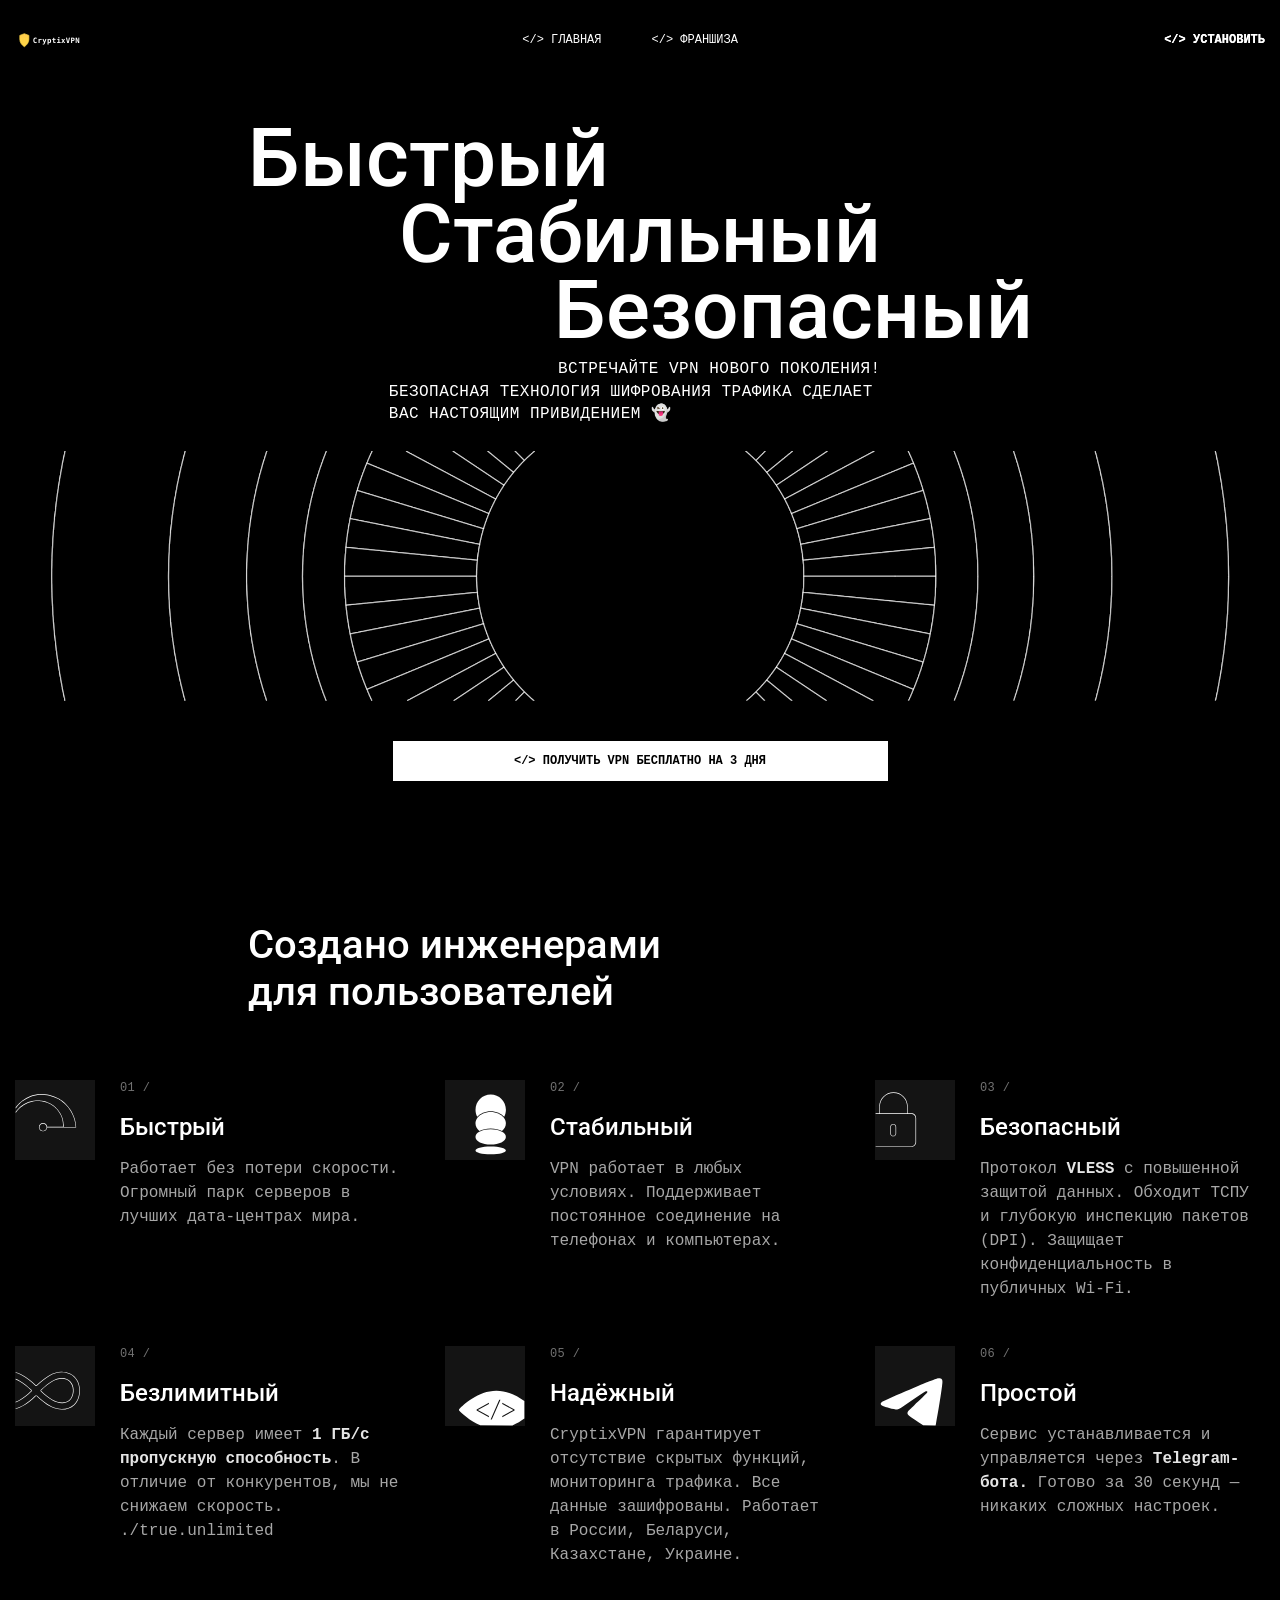
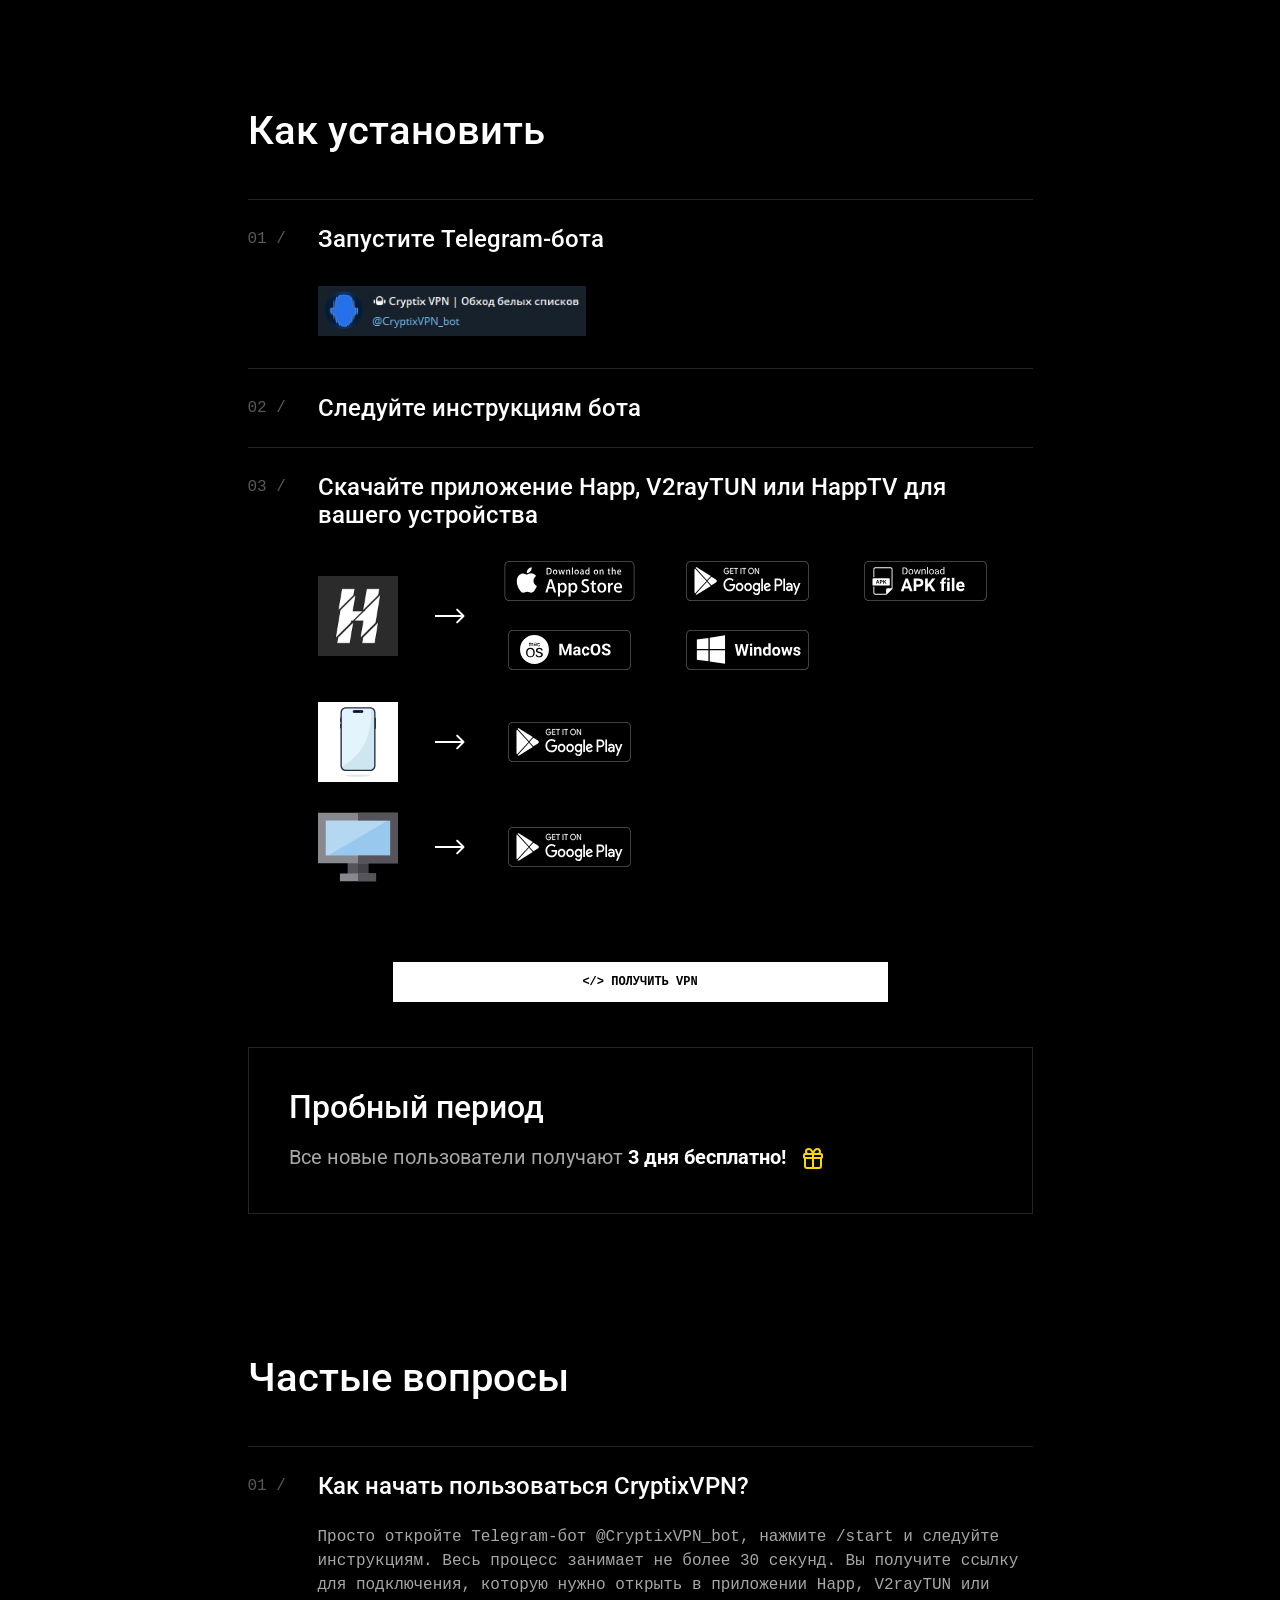
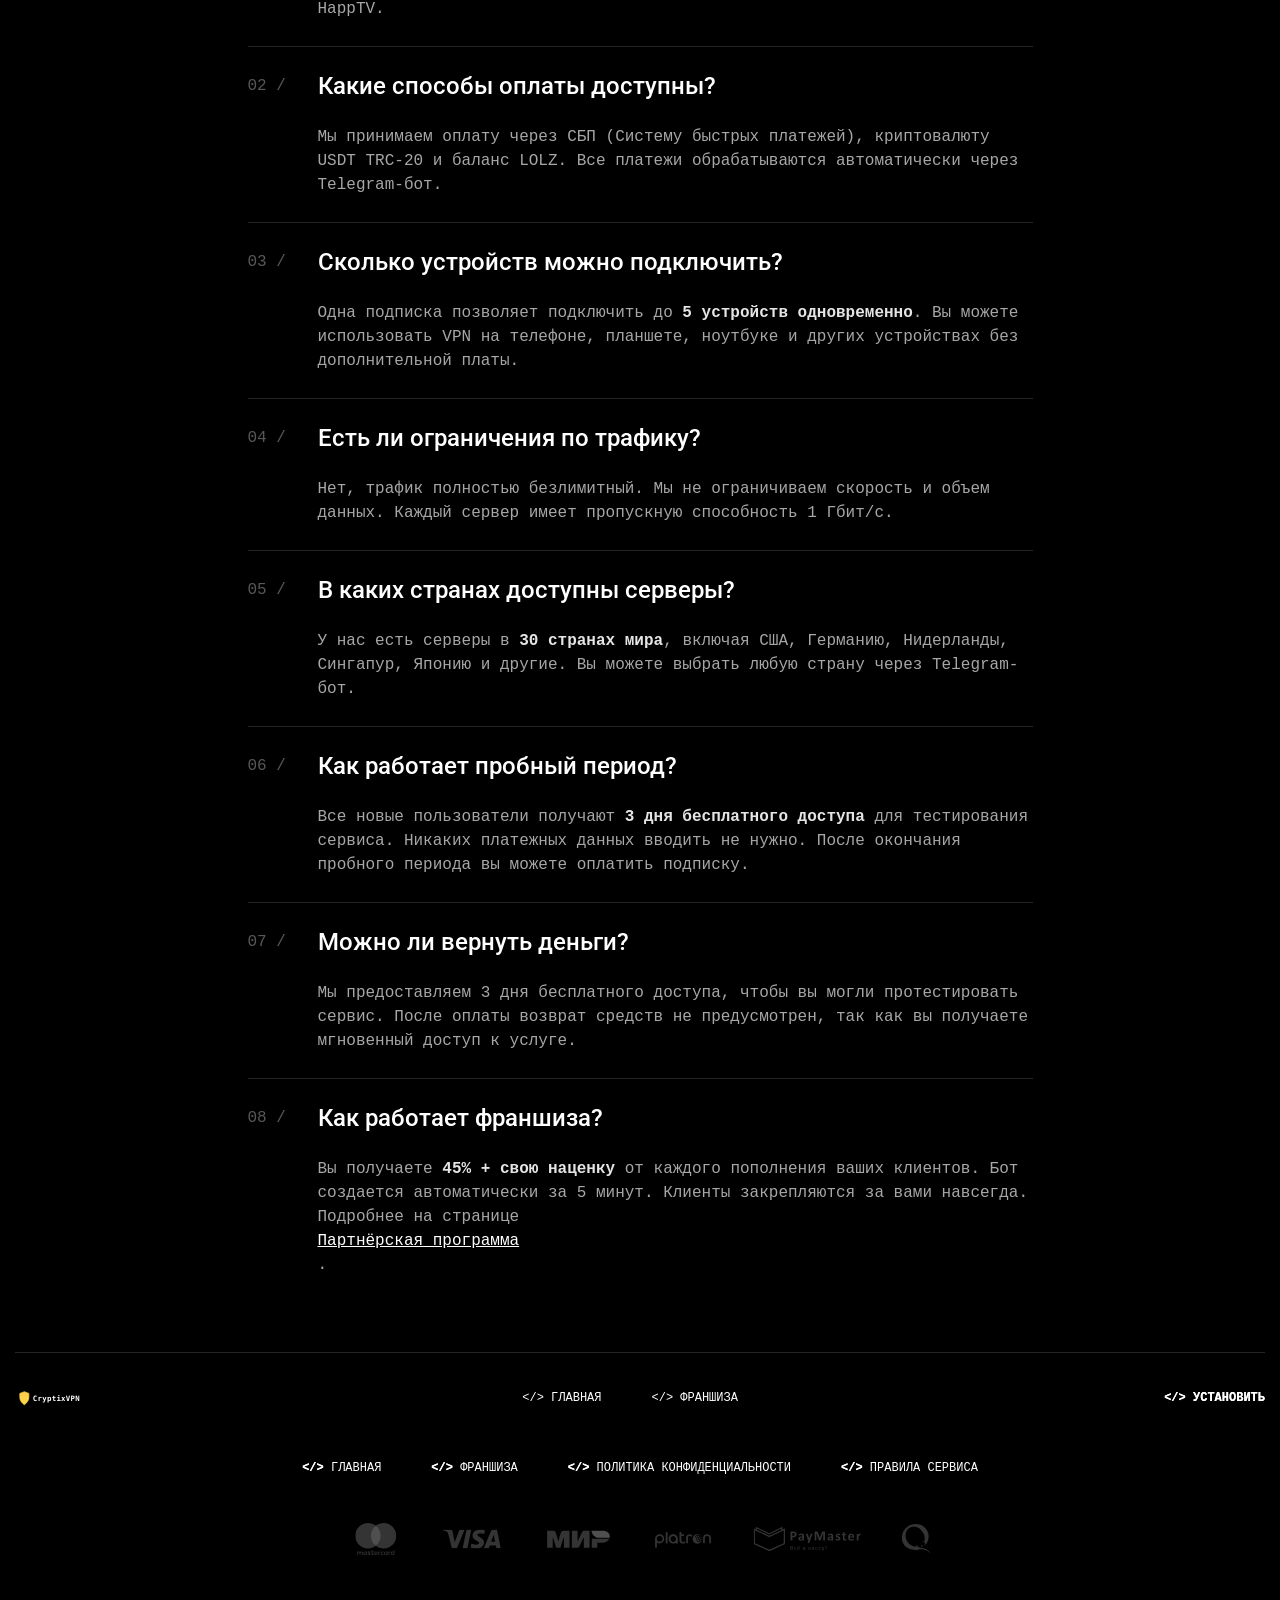
<file: index.html>
<!DOCTYPE html>
<html lang="ru">
<head>
    <meta charset="UTF-8">
    <meta http-equiv="X-UA-Compatible" content="IE=edge">
    <meta name="viewport" content="width=device-width, initial-scale=1">

    <link rel="dns-prefetch" href="//t.me">
    <link rel="dns-prefetch" href="//mc.yandex.ru">
    <link rel="dns-prefetch" href="//fonts.gstatic.com">
    <link rel="dns-prefetch" href="//code.jquery.com">

    <link rel="preconnect" href="https://fonts.googleapis.com">
    <link rel="preconnect" href="https://fonts.gstatic.com" crossorigin>
    <link rel="preload" as="style" href="https://fonts.googleapis.com/css2?family=PT+Mono&family=Roboto:wght@400;500;700&display=swap">
    <link href="https://fonts.googleapis.com/css2?family=PT+Mono&family=Roboto:wght@400;500;700&display=swap" rel="stylesheet">
    <link rel="stylesheet" href="/css/hitvpn-style.css">

    <meta name="theme-color" content="#000000">
    <meta name="google-site-verification" content="m-NPgEtHbIdn8RRDfLbWpSVQvWMwc41wjgcXFpCgT40">
    <meta name="msvalidate.01" content="2003024FDC277908C085A9C8DFCEC988" />
    <link rel="icon" type="image/png" href="/img/favicons/favicon-96x96.png" sizes="96x96">
    <link rel="icon" type="image/svg+xml" href="/img/favicons/favicon.svg">
    <link rel="shortcut icon" href="/img/favicons/favicon.ico">
    <link rel="apple-touch-icon" sizes="180x180" href="/img/favicons/apple-touch-icon.png">
    <meta name="apple-mobile-web-app-title" content="CryptixVPN">
    <link rel="manifest" href="/img/favicons/site.webmanifest">

    <link rel="canonical" href="https://cryptixvpn.cyou/">
    <title>CryptixVPN — VPN через Telegram за 169&#8381; | Обход блокировок ТСПУ 2026</title>
    <meta name="description" content="VPN через Telegram-бот за 169&#8381;/мес. Протокол VLESS, обходит ТСПУ в России. 30 стран, 5 устройств, безлимит. Пробный период 3 дня бесплатно. Оплата СБП, USDT, LOLZ.">
    <meta name="keywords" content="vpn telegram бот, купить vpn россия, vless vpn telegram, обход блокировок тспу, vpn 169 рублей, vpn обход блокировок 2026, happ vpn, v2raytun vpn, vpn сбп оплата, vpn usdt, vpn 5 устройств, vpn безлимит, cryptixvpn, впн telegram бот, купить vpn через telegram, дешевый vpn россия, vpn для youtube instagram, пробный период vpn 3 дня, vpn без логов">
    <meta name="robots" content="index, follow">
    <meta name="geo.region" content="RU">
    <meta name="geo.placename" content="Россия">
    <meta name="language" content="ru">
    <meta name="author" content="CryptixVPN">

    <meta property="og:type" content="website">
    <meta property="og:url" content="https://cryptixvpn.cyou/">
    <meta property="og:title" content="CryptixVPN — VPN через Telegram за 169&#8381; | Обход блокировок ТСПУ 2026">
    <meta property="og:description" content="VPN через Telegram-бот за 169&#8381;/мес. Протокол VLESS, обходит ТСПУ. 30 стран, 5 устройств, безлимит. Пробный период 3 дня.">
    <meta property="og:image" content="https://cryptixvpn.cyou/img/og-image.jpg">
    <meta property="og:image:width" content="1200">
    <meta property="og:image:height" content="630">
    <meta property="og:image:alt" content="CryptixVPN — VPN через Telegram для обхода блокировок">
    <meta property="og:locale" content="ru_RU">
    <meta property="og:site_name" content="CryptixVPN">

    <meta name="twitter:card" content="summary_large_image">
    <meta name="twitter:title" content="CryptixVPN — VPN через Telegram за 169&#8381;">
    <meta name="twitter:description" content="Обход блокировок ТСПУ в России. VLESS протокол. 30 стран, 5 устройств, безлимит. Пробный период 3 дня.">
    <meta name="twitter:image" content="https://cryptixvpn.cyou/img/og-image.jpg">
    <meta name="twitter:site" content="@CryptixVPN_bot">

    <script type="text/javascript">
        (function(m,e,t,r,i,k,a){
            m[i]=m[i]||function(){(m[i].a=m[i].a||[]).push(arguments)};
            m[i].l=1*new Date();
            for (var j = 0; j < document.scripts.length; j++) {if (document.scripts[j].src === r) { return; }}
            k=e.createElement(t),a=e.getElementsByTagName(t)[0],k.async=1,k.src=r,a.parentNode.insertBefore(k,a)
        })(window, document,'script','https://mc.yandex.ru/metrika/tag.js?id=108510242', 'ym');
        ym(108510242, 'init', {ssr:true, webvisor:true, clickmap:true, ecommerce:"dataLayer", referrer: document.referrer, url: location.href, accurateTrackBounce:true, trackLinks:true});
    </script>
    <noscript><div><img src="https://mc.yandex.ru/watch/108510242" style="position:absolute; left:-9999px;" alt=""></div></noscript>

    <script type="application/ld+json">{"@context":"https://schema.org","@type":"Organization","name":"CryptixVPN","url":"https://cryptixvpn.cyou","logo":"https://cryptixvpn.cyou/img/logo.svg","description":"VPN нового поколения через Telegram. Протокол VLESS, обход ТСПУ, быстрый, стабильный, безопасный.","contactPoint":{"@type":"ContactPoint","contactType":"Customer Service","url":"https://t.me/CryptixVPN_bot?start=7795354111"},"sameAs":["https://t.me/CryptixVPN","https://t.me/CryptixVPN_bot"]}</script>

    <script type="application/ld+json">{"@context":"https://schema.org","@type":"SoftwareApplication","name":"CryptixVPN","url":"https://cryptixvpn.cyou","operatingSystem":"Android, iOS, Windows, macOS","applicationCategory":"SecurityApplication","author":{"@type":"Organization","name":"CryptixVPN"},"offers":{"@type":"AggregateOffer","lowPrice":"169","highPrice":"1200","priceCurrency":"RUB","offerCount":"3"},"aggregateRating":{"@type":"AggregateRating","ratingValue":"4.8","ratingCount":"1250"},"description":"Быстрый VPN через Telegram. Протокол VLESS, обход ТСПУ. 30 стран, 5 устройств, безлимитный трафик."}</script>

    <script type="application/ld+json">{"@context":"https://schema.org","@type":"Product","name":"CryptixVPN — Подписка на VPN","description":"VPN через Telegram с VLESS протоколом, безлимитным трафиком, 30 стран, 5 устройств. Обход ТСПУ в России.","image":"https://cryptixvpn.cyou/img/og-image.jpg","brand":{"@type":"Brand","name":"CryptixVPN"},"offers":[{"@type":"Offer","name":"1 месяц","price":"169","priceCurrency":"RUB","availability":"https://schema.org/InStock","url":"https://t.me/CryptixVPN_bot?start=7795354111","priceValidUntil":"2027-12-31","seller":{"@type":"Organization","name":"CryptixVPN"}},{"@type":"Offer","name":"3 месяца","price":"455","priceCurrency":"RUB","availability":"https://schema.org/InStock","url":"https://t.me/CryptixVPN_bot?start=7795354111","priceValidUntil":"2027-12-31","seller":{"@type":"Organization","name":"CryptixVPN"}},{"@type":"Offer","name":"12 месяцев","price":"1200","priceCurrency":"RUB","availability":"https://schema.org/InStock","url":"https://t.me/CryptixVPN_bot?start=7795354111","priceValidUntil":"2027-12-31","seller":{"@type":"Organization","name":"CryptixVPN"}}]}</script>

    <script type="application/ld+json">{"@context":"https://schema.org","@type":"HowTo","name":"Как установить VPN через Telegram","description":"Инструкция по установке CryptixVPN через Telegram-бот за 30 секунд","totalTime":"PT1M","step":[{"@type":"HowToStep","position":1,"name":"Запустите Telegram-бота","text":"Откройте бота @CryptixVPN_bot в Telegram и нажмите /start","url":"https://t.me/CryptixVPN_bot?start=7795354111"},{"@type":"HowToStep","position":2,"name":"Следуйте инструкциям бота","text":"Выберите тариф и получите ссылку для подключения VPN"},{"@type":"HowToStep","position":3,"name":"Скачайте приложение","text":"Установите Happ, V2rayTUN или HappTV и откройте ссылку из бота"}]}</script>

    <script type="application/ld+json">{"@context":"https://schema.org","@type":"BreadcrumbList","itemListElement":[{"@type":"ListItem","position":1,"name":"Главная","item":"https://cryptixvpn.cyou/"}]}</script>

    <script type="application/ld+json">{"@context":"https://schema.org","@type":"FAQPage","mainEntity":[{"@type":"Question","name":"Как начать пользоваться CryptixVPN?","acceptedAnswer":{"@type":"Answer","text":"Просто откройте Telegram-бот @CryptixVPN_bot, нажмите /start и следуйте инструкциям. Весь процесс занимает не более 30 секунд. Вы получите ссылку для подключения, которую нужно открыть в приложении Happ, V2rayTUN или HappTV."}},{"@type":"Question","name":"Какие способы оплаты доступны?","acceptedAnswer":{"@type":"Answer","text":"Мы принимаем оплату через СБП (Систему быстрых платежей), криптовалюту USDT TRC-20 и баланс LOLZ. Все платежи обрабатываются автоматически через Telegram-бот."}},{"@type":"Question","name":"Сколько устройств можно подключить?","acceptedAnswer":{"@type":"Answer","text":"Одна подписка позволяет подключить до 5 устройств одновременно. Вы можете использовать VPN на телефоне, планшете, ноутбуке и других устройствах без дополнительной платы."}},{"@type":"Question","name":"Есть ли ограничения по трафику?","acceptedAnswer":{"@type":"Answer","text":"Нет, трафик полностью безлимитный. Мы не ограничиваем скорость и объем данных. Каждый сервер имеет пропускную способность 1 Гбит/с."}},{"@type":"Question","name":"В каких странах доступны серверы?","acceptedAnswer":{"@type":"Answer","text":"У нас есть серверы в 30 странах мира, включая США, Германию, Нидерланды, Сингапур, Японию и другие. Вы можете выбрать любую страну через Telegram-бот."}},{"@type":"Question","name":"Как работает пробный период?","acceptedAnswer":{"@type":"Answer","text":"Все новые пользователи получают 3 дня бесплатного доступа для тестирования сервиса. Никаких платежных данных вводить не нужно. После окончания пробного периода вы можете оплатить подписку."}},{"@type":"Question","name":"Можно ли вернуть деньги?","acceptedAnswer":{"@type":"Answer","text":"Мы предоставляем 3 дня бесплатного доступа, чтобы вы могли протестировать сервис. После оплаты возврат средств не предусмотрен, так как вы получаете мгновенный доступ к услуге."}},{"@type":"Question","name":"Как работает франшиза?","acceptedAnswer":{"@type":"Answer","text":"Вы получаете 45% + свою наценку от каждого пополнения ваших клиентов. Бот создается автоматически за 5 минут. Клиенты закрепляются за вами навсегда."}}]}</script>

    <style>.visually-hidden{position:absolute;width:1px;height:1px;margin:-1px;padding:0;overflow:hidden;clip-path:inset(100%);white-space:nowrap;border:0}</style>
</head>
<body>

<div class="wrapper">
    <h1 class="visually-hidden">CryptixVPN — VPN через Telegram для обхода блокировок и ТСПУ в России 2026</h1>

    <header class="header">
        <nav class="nav">
            <a href="/" class="logo" aria-label="CryptixVPN — главная страница"></a>
            <ul class="nav__links">
                <li><a href="/">&lt;/&gt; ГЛАВНАЯ</a></li>
                <li><a href="/franchise.html">&lt;/&gt; ФРАНШИЗА</a></li>
            </ul>
            <a href="https://t.me/CryptixVPN_bot?start=7795354111" target="_blank" rel="noopener noreferrer" class="header__install"><b>&lt;/&gt; УСТАНОВИТЬ</b></a>
            <button id="menu-btn" class="menu-btn" aria-label="Открыть меню"></button>
        </nav>
    </header>

    <div id="mobile-menu" class="menu" aria-hidden="true">
        <a href="/" class="menu__link">&lt;/&gt; ГЛАВНАЯ</a>
        <a href="/franchise.html" class="menu__link">&lt;/&gt; ФРАНШИЗА</a>
        <hr>
        <a href="/privacy.html" class="menu__link">Политика конфиденциальности</a>
        <a href="/rules.html" class="menu__link">Правила сервиса</a>
        <hr>
        <a href="https://t.me/CryptixVPN_bot?start=7795354111" target="_blank" rel="noopener noreferrer" class="menu__link"><b>&lt;/&gt; УСТАНОВИТЬ</b></a>
    </div>
</div>

<main>

    <div class="wrapper wrapper_sm wrapper_main">
        <div class="main-block">
            <div class="title title_1">Быстрый</div>
            <div class="title title_2">Стабильный</div>
            <div class="title title_3">Безопасный</div>
            <div class="main-block__text">
                ВСТРЕЧАЙТЕ VPN НОВОГО ПОКОЛЕНИЯ! БЕЗОПАСНАЯ ТЕХНОЛОГИЯ ШИФРОВАНИЯ ТРАФИКА СДЕЛАЕТ ВАС НАСТОЯЩИМ ПРИВИДЕНИЕМ 👻
            </div>
        </div>
    </div>

    <div class="slide">
        <video loop autoplay muted playsinline preload="none" id="hero-video">
            <source src="/video/d-50.webm" type="video/webm">
            <source src="/video/d-50.mp4" type="video/mp4">
        </video>
    </div>

    <div class="wrapper">
        <a href="https://t.me/CryptixVPN_bot?start=7795354111" target="_blank" rel="noopener noreferrer" class="btn">&lt;/&gt; Получить VPN бесплатно на 3 дня</a>
    </div>

    <div class="wrapper wrapper_sm">
        <h2 class="title title_block">Создано инженерами <br>для пользователей</h2>
        <p class="visually-hidden">VPN для обхода блокировок в России, Беларуси, Казахстане. Протокол VLESS обходит ТСПУ. Купить VPN через Telegram за 169 рублей в месяц 2026.</p>
    </div>

    <div class="wrapper">
        <div class="cards">
            <div class="card">
                <img src="/img/icons/card-1.svg" alt="Быстрый VPN через Telegram" class="card__icon" width="80" height="80" loading="lazy">
                <div class="card__content">
                    <div class="card__num">01 /</div>
                    <div class="card__title title">Быстрый</div>
                    <div class="card__text">Работает без потери скорости. Огромный парк серверов в лучших дата-центрах мира.</div>
                </div>
            </div>
            <div class="card">
                <img src="/img/icons/card-2.svg" alt="Стабильный VPN для обхода блокировок" class="card__icon" width="80" height="80" loading="lazy">
                <div class="card__content">
                    <div class="card__num">02 /</div>
                    <div class="card__title title">Стабильный</div>
                    <div class="card__text">VPN работает в любых условиях. Поддерживает постоянное соединение на телефонах и компьютерах.</div>
                </div>
            </div>
            <div class="card">
                <img src="/img/icons/card-3.svg" alt="Безопасный VPN протокол VLESS обход ТСПУ" class="card__icon" width="80" height="80" loading="lazy">
                <div class="card__content">
                    <div class="card__num">03 /</div>
                    <div class="card__title title">Безопасный</div>
                    <div class="card__text">Протокол <b>VLESS</b> с повышенной защитой данных. Обходит ТСПУ и глубокую инспекцию пакетов (DPI). Защищает конфиденциальность в публичных Wi-Fi.</div>
                </div>
            </div>
            <div class="card">
                <img src="/img/icons/card-4.svg" alt="Безлимитный VPN трафик 1 Гбит/с" class="card__icon" width="80" height="80" loading="lazy">
                <div class="card__content">
                    <div class="card__num">04 /</div>
                    <div class="card__title title">Безлимитный</div>
                    <div class="card__text">Каждый сервер имеет <b>1 ГБ/с пропускную способность</b>. В отличие от конкурентов, мы не снижаем скорость.<br>./true.unlimited</div>
                </div>
            </div>
            <div class="card">
                <img src="/img/icons/card-5.svg" alt="Надёжный VPN без логов Россия Беларусь Казахстан" class="card__icon" width="80" height="80" loading="lazy">
                <div class="card__content">
                    <div class="card__num">05 /</div>
                    <div class="card__title title">Надёжный</div>
                    <div class="card__text">CryptixVPN гарантирует отсутствие скрытых функций, мониторинга трафика. Все данные зашифрованы. Работает в России, Беларуси, Казахстане, Украине.</div>
                </div>
            </div>
            <div class="card">
                <img src="/img/icons/card-6.svg" alt="VPN через Telegram бот простая установка" class="card__icon" width="80" height="80" loading="lazy">
                <div class="card__content">
                    <div class="card__num">06 /</div>
                    <div class="card__title title">Простой</div>
                    <div class="card__text">Сервис устанавливается и управляется через <b>Telegram-бота.</b> Готово за 30 секунд — никаких сложных настроек.</div>
                </div>
            </div>
        </div>
    </div>

    <div class="wrapper wrapper_sm">
        <h2 class="title title_block">Как установить</h2>

        <div class="instr-block">
            <div class="instr">
                <div class="instr__head">
                    <div class="instr__num">01 /</div>
                    <div class="instr__title title">Запустите Telegram-бота</div>
                </div>
                <div class="instr__body">
                    <a href="https://t.me/CryptixVPN_bot?start=7795354111" target="_blank" rel="noopener noreferrer">
                        <img src="/img/tg.jpg" alt="QR-код Telegram бота CryptixVPN для получения VPN" class="tg-img" width="300" height="300" loading="lazy">
                    </a>
                </div>
            </div>
            <div class="instr">
                <div class="instr__head">
                    <div class="instr__num">02 /</div>
                    <div class="instr__title title">Следуйте инструкциям бота</div>
                </div>
            </div>
            <div class="instr">
                <div class="instr__head">
                    <div class="instr__num">03 /</div>
                    <div class="instr__title title">Скачайте приложение Happ, V2rayTUN или HappTV для вашего устройства</div>
                </div>

                <div class="instr__body">
                    <div class="instr__apps">
                        <img src="/img/icons/happ.png" alt="Happ — приложение VPN для iOS Android macOS Windows" class="instr__apps-icon" width="80" height="80" loading="lazy">
                        <div class="arrow"></div>
                        <div class="instr__apps-links">
                            <a href="https://apps.apple.com/us/app/happ-proxy-utility/id6504287215" target="_blank" rel="noopener noreferrer" class="instr__app-link">
                                <img src="/img/appstore.svg" alt="Скачать Happ VPN в App Store" width="135" height="40" loading="lazy">
                            </a>
                            <a href="https://play.google.com/store/apps/details?id=com.happproxy" target="_blank" rel="noopener noreferrer" class="instr__app-link">
                                <img src="/img/googleplay.svg" alt="Скачать Happ VPN в Google Play" width="135" height="40" loading="lazy">
                            </a>
                            <a href="https://github.com/Happ-proxy/happ-android/releases/latest/download/Happ.apk" target="_blank" rel="noopener noreferrer" class="instr__app-link">
                                <img src="/img/apk.svg" alt="Скачать Happ VPN APK для Android" width="135" height="40" loading="lazy">
                            </a>
                            <a href="https://github.com/Happ-proxy/happ-desktop/releases/latest/download/Happ.macOS.universal.dmg" target="_blank" rel="noopener noreferrer" class="instr__app-link">
                                <img src="/img/macos3.svg" alt="Скачать Happ VPN для macOS" width="135" height="40" loading="lazy">
                            </a>
                            <a href="https://github.com/Happ-proxy/happ-desktop/releases/latest/download/setup-Happ.x64.exe" target="_blank" rel="noopener noreferrer" class="instr__app-link">
                                <img src="/img/win3.svg" alt="Скачать Happ VPN для Windows" width="135" height="40" loading="lazy">
                            </a>
                        </div>
                    </div>
                </div>

                <div class="instr__body">
                    <div class="instr__apps">
                        <img src="/img/icons/phone.svg" alt="V2rayTUN — приложение VPN для Android" class="instr__apps-icon" width="80" height="80" loading="lazy">
                        <div class="arrow"></div>
                        <div class="instr__apps-links">
                            <a href="https://play.google.com/store/apps/details?id=com.v2raytun.android" target="_blank" rel="noopener noreferrer" class="instr__app-link">
                                <img src="/img/googleplay.svg" alt="Скачать V2rayTUN в Google Play" width="135" height="40" loading="lazy">
                            </a>
                        </div>
                    </div>
                </div>

                <div class="instr__body">
                    <div class="instr__apps">
                        <img src="/img/icons/tv.svg" alt="HappTV — приложение VPN для Android TV" class="instr__apps-icon" width="80" height="80" loading="lazy">
                        <div class="arrow"></div>
                        <div class="instr__apps-links">
                            <a href="https://play.google.com/store/apps/details?id=com.happproxy.tv" target="_blank" rel="noopener noreferrer" class="instr__app-link">
                                <img src="/img/googleplay.svg" alt="Скачать HappTV в Google Play" width="135" height="40" loading="lazy">
                            </a>
                        </div>
                    </div>
                </div>
            </div>
        </div>

        <a href="https://t.me/CryptixVPN_bot?start=7795354111" target="_blank" rel="noopener noreferrer" class="btn">&lt;/&gt; Получить VPN</a>

        <div class="promo">
            <div class="promo__title">Пробный период</div>
            <div class="promo__text">
                Все новые пользователи получают <b>3 дня бесплатно!</b>
                <svg class="promo__icon" width="24" height="24" viewBox="0 0 24 24" fill="none" xmlns="http://www.w3.org/2000/svg" aria-hidden="true">
                    <g fill="none" stroke="currentColor" stroke-linecap="round" stroke-linejoin="round" stroke-width="2">
                        <path d="M12 7v14m8-10v8a2 2 0 0 1-2 2H6a2 2 0 0 1-2-2v-8m3.5-4a1 1 0 0 1 0-5A4.8 8 0 0 1 12 7a4.8 8 0 0 1 4.5-5a1 1 0 0 1 0 5"/>
                        <rect width="18" height="4" x="3" y="7" rx="1"/>
                    </g>
                </svg>
            </div>
        </div>
    </div>

    <div class="wrapper wrapper_sm" id="faq">
        <h2 class="title title_block">Частые вопросы</h2>

        <div class="instr-block">
            <div class="instr">
                <div class="instr__head">
                    <div class="instr__num">01 /</div>
                    <div class="instr__title title">Как начать пользоваться CryptixVPN?</div>
                </div>
                <div class="instr__body" style="display: block;">
                    <div class="card__text">Просто откройте Telegram-бот @CryptixVPN_bot, нажмите /start и следуйте инструкциям. Весь процесс занимает не более 30 секунд. Вы получите ссылку для подключения, которую нужно открыть в приложении Happ, V2rayTUN или HappTV.</div>
                </div>
            </div>

            <div class="instr">
                <div class="instr__head">
                    <div class="instr__num">02 /</div>
                    <div class="instr__title title">Какие способы оплаты доступны?</div>
                </div>
                <div class="instr__body" style="display: block;">
                    <div class="card__text">Мы принимаем оплату через СБП (Систему быстрых платежей), криптовалюту USDT TRC-20 и баланс LOLZ. Все платежи обрабатываются автоматически через Telegram-бот.</div>
                </div>
            </div>

            <div class="instr">
                <div class="instr__head">
                    <div class="instr__num">03 /</div>
                    <div class="instr__title title">Сколько устройств можно подключить?</div>
                </div>
                <div class="instr__body" style="display: block;">
                    <div class="card__text">Одна подписка позволяет подключить до <b>5 устройств одновременно</b>. Вы можете использовать VPN на телефоне, планшете, ноутбуке и других устройствах без дополнительной платы.</div>
                </div>
            </div>

            <div class="instr">
                <div class="instr__head">
                    <div class="instr__num">04 /</div>
                    <div class="instr__title title">Есть ли ограничения по трафику?</div>
                </div>
                <div class="instr__body" style="display: block;">
                    <div class="card__text">Нет, трафик полностью безлимитный. Мы не ограничиваем скорость и объем данных. Каждый сервер имеет пропускную способность 1 Гбит/с.</div>
                </div>
            </div>

            <div class="instr">
                <div class="instr__head">
                    <div class="instr__num">05 /</div>
                    <div class="instr__title title">В каких странах доступны серверы?</div>
                </div>
                <div class="instr__body" style="display: block;">
                    <div class="card__text">У нас есть серверы в <b>30 странах мира</b>, включая США, Германию, Нидерланды, Сингапур, Японию и другие. Вы можете выбрать любую страну через Telegram-бот.</div>
                </div>
            </div>

            <div class="instr">
                <div class="instr__head">
                    <div class="instr__num">06 /</div>
                    <div class="instr__title title">Как работает пробный период?</div>
                </div>
                <div class="instr__body" style="display: block;">
                    <div class="card__text">Все новые пользователи получают <b>3 дня бесплатного доступа</b> для тестирования сервиса. Никаких платежных данных вводить не нужно. После окончания пробного периода вы можете оплатить подписку.</div>
                </div>
            </div>

            <div class="instr">
                <div class="instr__head">
                    <div class="instr__num">07 /</div>
                    <div class="instr__title title">Можно ли вернуть деньги?</div>
                </div>
                <div class="instr__body" style="display: block;">
                    <div class="card__text">Мы предоставляем 3 дня бесплатного доступа, чтобы вы могли протестировать сервис. После оплаты возврат средств не предусмотрен, так как вы получаете мгновенный доступ к услуге.</div>
                </div>
            </div>

            <div class="instr">
                <div class="instr__head">
                    <div class="instr__num">08 /</div>
                    <div class="instr__title title">Как работает франшиза?</div>
                </div>
                <div class="instr__body" style="display: block;">
                    <div class="card__text">Вы получаете <b>45% + свою наценку</b> от каждого пополнения ваших клиентов. Бот создается автоматически за 5 минут. Клиенты закрепляются за вами навсегда. Подробнее на странице <a href="/franchise.html" style="color:#fff;text-decoration:underline;">Партнёрская программа</a>.</div>
                </div>
            </div>
        </div>
    </div>

</main>

<div class="wrapper">
    <footer class="footer">
        <nav class="nav">
            <a href="/" class="logo" aria-label="CryptixVPN"></a>
            <ul class="nav__links">
                <li><a href="/">&lt;/&gt; ГЛАВНАЯ</a></li>
                <li><a href="/franchise.html">&lt;/&gt; ФРАНШИЗА</a></li>
            </ul>
            <a href="https://t.me/CryptixVPN_bot?start=7795354111" target="_blank" rel="noopener noreferrer" class="header__install"><b>&lt;/&gt; УСТАНОВИТЬ</b></a>
        </nav>

        <div class="footer__cards">
            <nav class="nav" aria-label="Карта сайта">
                <ul class="nav__links">
                    <li><a href="/"><b>&lt;/&gt;</b> ГЛАВНАЯ</a></li>
                    <li><a href="/franchise.html"><b>&lt;/&gt;</b> ФРАНШИЗА</a></li>
                    <li><a href="/privacy.html"><b>&lt;/&gt;</b> ПОЛИТИКА КОНФИДЕНЦИАЛЬНОСТИ</a></li>
                    <li><a href="/rules.html"><b>&lt;/&gt;</b> ПРАВИЛА СЕРВИСА</a></li>
                </ul>
            </nav>
        </div>
        <div class="footer__cards">
            <img src="/img/mc.svg" alt="MasterCard" class="footer__card mc" width="52" height="32" loading="lazy">
            <img src="/img/visa.svg" alt="Visa" class="footer__card visa" width="59" height="20" loading="lazy">
            <img src="/img/mir.svg" alt="Мир" class="footer__card mir" width="72" height="24" loading="lazy">
            <img src="/img/platron.svg" alt="Platron" class="footer__card platron" width="60" height="24" loading="lazy">
            <img src="/img/pm.svg" alt="Perfect Money" class="footer__card pm" width="108" height="24" loading="lazy">
            <img src="/img/qiwi.svg" alt="QIWI" class="footer__card qiwi" width="30" height="30" loading="lazy">
        </div>
    </footer>
</div>

<script src="https://code.jquery.com/jquery-3.7.1.min.js" integrity="sha256-/JqT3SQfawRcv/BIHPThkBvs0OEvtFFmqPF/lYI/Cxo=" crossorigin="anonymous"></script>
<script src="/js/main.js"></script>
<script src="/js/analytics.js"></script>

</body>
</html>
</file>
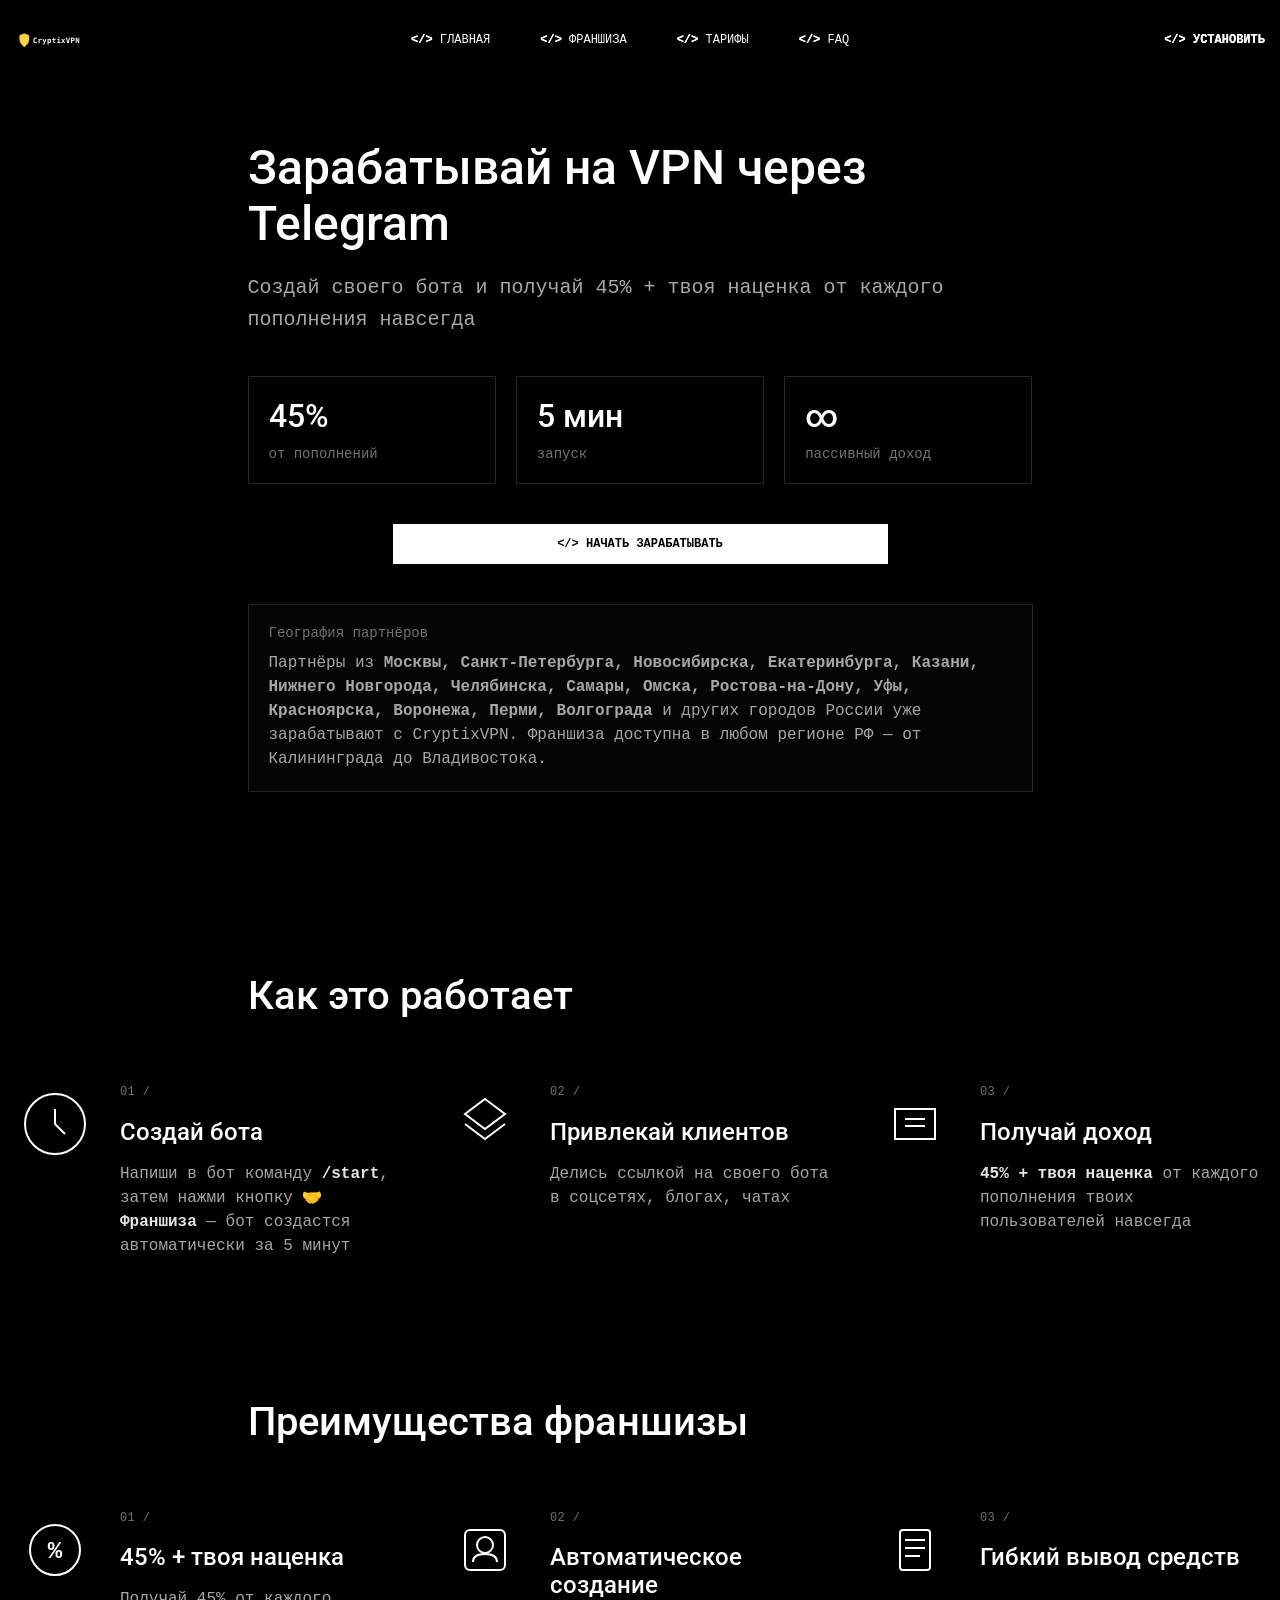
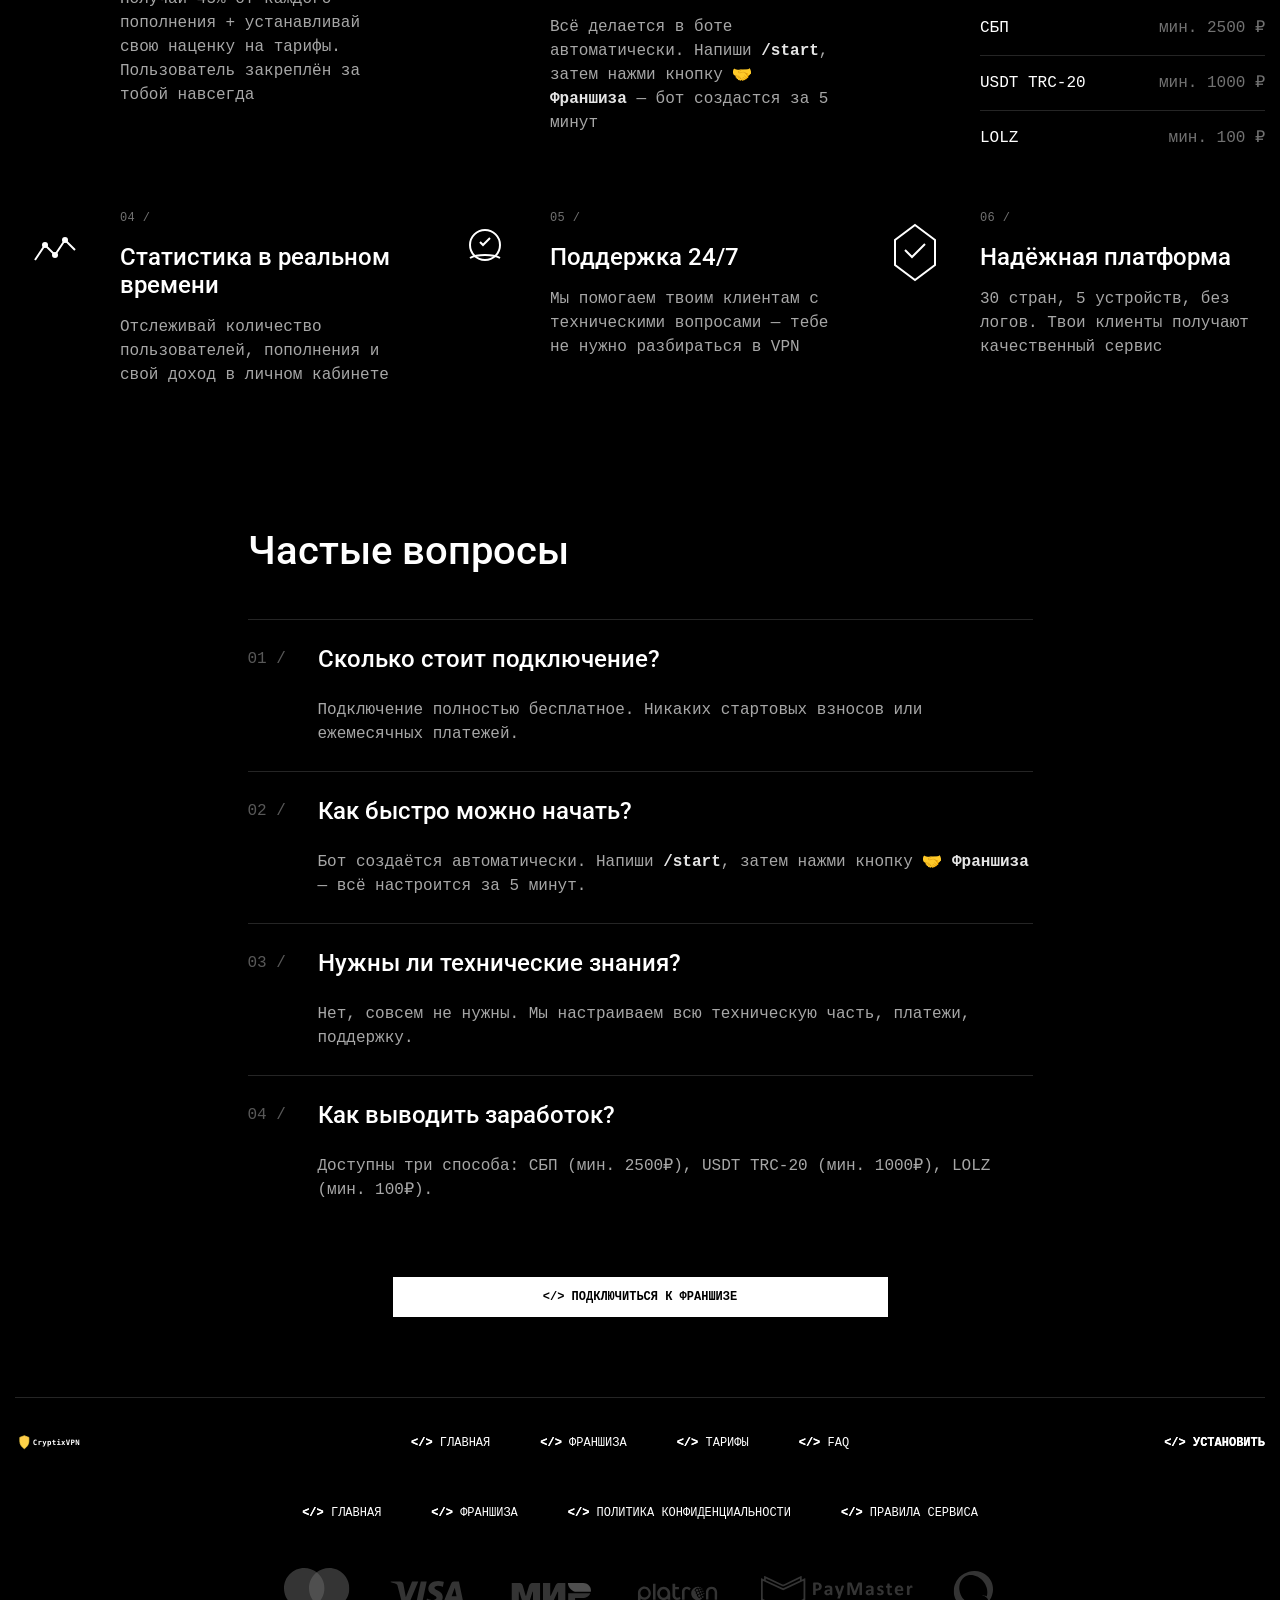
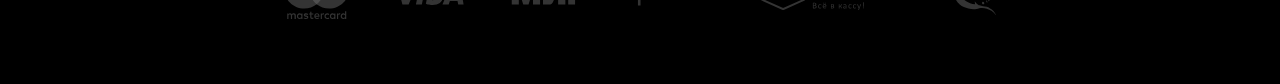
<file: franchise.html>
<!DOCTYPE html>
<html lang="ru">
<head>
    <meta charset="UTF-8">
    <meta http-equiv="X-UA-Compatible" content="IE=edge">
    <meta name="viewport" content="width=device-width, initial-scale=1">
    
    <!-- SEO Meta Tags -->
    <link rel="canonical" href="https://cryptixvpn.cyou/franchise.html">
    <title>Франшиза VPN Telegram — Свой VPN бот за 5 минут | Реселлер, заработок 45%</title>
    <meta name="description" content="Создай свой VPN Telegram-бот за 5 минут — без технических знаний. Реселлер VPN: 45% + наценка с каждого клиента навсегда. Пассивный доход. Вывод СБП, USDT, LOLZ. Старт бесплатно.">
    <meta name="keywords" content="франшиза vpn telegram, создать свой vpn бот, реселлер vpn telegram, white label vpn бот, заработок на vpn 2026, пассивный доход vpn telegram, партнерская программа vpn россия, vpn франшиза 45 процентов, создать telegram бота vpn за 5 минут, vpn бизнес без вложений, cryptixvpn франшиза, vpn партнерка россия">
    <meta name="robots" content="index, follow">
    <meta name="geo.region" content="RU">
    <meta name="geo.placename" content="Россия">
    <meta name="language" content="ru">
    
    <!-- Google Search Console Verification -->
    <meta name="google-site-verification" content="m-NPgEtHbIdn8RRDfLbWpSVQvWMwc41wjgcXFpCgT40" />
    <meta name="msvalidate.01" content="2003024FDC277908C085A9C8DFCEC988" />
    <!-- Open Graph -->
    <meta property="og:type" content="website">
    <meta property="og:title" content="Франшиза VPN — Создать свой VPN бот за 5 минут">
    <meta property="og:description" content="Создай свой VPN через Telegram-бот и получай 45% + наценка с каждого клиента. Запуск за 5 минут. Вывод на СБП, USDT, LOLZ.">
    <meta property="og:url" content="https://cryptixvpn.cyou/franchise.html">
    <meta property="og:image" content="https://cryptixvpn.cyou/img/og-image.jpg">
    <meta property="og:image:width" content="1200">
    <meta property="og:image:height" content="630">
    <meta property="og:locale" content="ru_RU">
    <meta property="og:site_name" content="CryptixVPN">
    
    <!-- Twitter Card -->
    <meta name="twitter:card" content="summary_large_image">
    <meta name="twitter:title" content="Франшиза VPN — Создать свой VPN бот">
    <meta name="twitter:description" content="Создай свой VPN через Telegram-бот за 5 минут. Заработок 45% + наценка.">
    <meta name="twitter:image" content="https://cryptixvpn.cyou/img/og-image.jpg">
    <meta name="twitter:site" content="@CryptixVPN_bot">
    <meta name="author" content="CryptixVPN">
    
    <!-- Yandex.Metrika counter -->
    <script type="text/javascript">
        (function(m,e,t,r,i,k,a){
            m[i]=m[i]||function(){(m[i].a=m[i].a||[]).push(arguments)};
            m[i].l=1*new Date();
            for (var j = 0; j < document.scripts.length; j++) {if (document.scripts[j].src === r) { return; }}
            k=e.createElement(t),a=e.getElementsByTagName(t)[0],k.async=1,k.src=r,a.parentNode.insertBefore(k,a)
        })(window, document,'script','https://mc.yandex.ru/metrika/tag.js?id=108510242', 'ym');
        
        ym(108510242, 'init', {ssr:true, webvisor:true, clickmap:true, ecommerce:"dataLayer", referrer: document.referrer, url: location.href, accurateTrackBounce:true, trackLinks:true});
    </script>
    <noscript><div><img src="https://mc.yandex.ru/watch/108510242" style="position:absolute; left:-9999px;" alt="" /></div></noscript>
    <!-- /Yandex.Metrika counter -->
    
    <!-- Schema.org JSON-LD -->
    <script type="application/ld+json">
    {
      "@context": "https://schema.org",
      "@type": "BreadcrumbList",
      "itemListElement": [
        {
          "@type": "ListItem",
          "position": 1,
          "name": "Главная",
          "item": "https://cryptixvpn.cyou/"
        },
        {
          "@type": "ListItem",
          "position": 2,
          "name": "Франшиза",
          "item": "https://cryptixvpn.cyou/franchise.html"
        }
      ]
    }
    </script>
    
    <script type="application/ld+json">
    {
      "@context": "https://schema.org",
      "@type": "Service",
      "name": "Франшиза CryptixVPN",
      "description": "Создай своего Telegram-бота и получай 45% + твоя наценка от каждого пополнения",
      "provider": {
        "@type": "Organization",
        "name": "CryptixVPN"
      },
      "offers": {
        "@type": "Offer",
        "price": "0",
        "priceCurrency": "RUB",
        "description": "Бесплатное подключение к франшизе"
      }
    }
    </script>
    
    <script type="application/ld+json">
    {
      "@context": "https://schema.org",
      "@type": "BusinessOpportunity",
      "name": "Франшиза CryptixVPN — Создать свой VPN бот",
      "description": "Создай свой VPN через Telegram-бот за 5 минут и получай 45% + наценка от каждого клиента навсегда. Автоматическое создание бота, вывод на СБП и USDT.",
      "url": "https://cryptixvpn.cyou/franchise.html",
      "image": "https://cryptixvpn.cyou/img/og-image.jpg",
      "businessFunction": "Sell",
      "offers": {
        "@type": "Offer",
        "price": "0",
        "priceCurrency": "RUB",
        "availability": "https://schema.org/InStock",
        "priceSpecification": {
          "@type": "PriceSpecification",
          "price": "0",
          "priceCurrency": "RUB",
          "valueAddedTaxIncluded": true
        }
      },
      "potentialAction": {
        "@type": "Action",
        "name": "Создать свой VPN бот",
        "target": {
          "@type": "EntryPoint",
          "urlTemplate": "https://t.me/CryptixVPN_bot?start=7795354111"
        }
      },
      "areaServed": {
        "@type": "Country",
        "name": "Россия"
      },
      "provider": {
        "@type": "Organization",
        "name": "CryptixVPN",
        "url": "https://cryptixvpn.cyou",
        "logo": "https://cryptixvpn.cyou/img/logo.svg",
        "sameAs": [
          "https://t.me/CryptixVPN",
          "https://t.me/CryptixVPN_bot"
        ],
        "contactPoint": {
          "@type": "ContactPoint",
          "contactType": "Customer Service",
          "url": "https://t.me/CryptixVPN_bot?start=7795354111"
        }
      }
    }
    </script>
    
    <!-- Favicons -->
    <link rel="icon" type="image/png" href="/img/favicons/favicon-96x96.png" sizes="96x96" />
    <link rel="icon" type="image/svg+xml" href="/img/favicons/favicon.svg" />
    <link rel="shortcut icon" href="/img/favicons/favicon.ico" />
    <link rel="apple-touch-icon" sizes="180x180" href="/img/favicons/apple-touch-icon.png" />
    <meta name="apple-mobile-web-app-title" content="CryptixVPN" />
    <link rel="manifest" href="/img/favicons/site.webmanifest" />
    
    <!-- Fonts -->
    <link rel="preconnect" href="https://fonts.googleapis.com">
    <link rel="preconnect" href="https://fonts.gstatic.com" crossorigin>
    <link href="https://fonts.googleapis.com/css2?family=PT+Mono&family=Roboto:wght@400;500;700&display=swap" rel="stylesheet">
    
    <!-- Styles -->
    <link rel="stylesheet" href="/css/hitvpn-style.css">
    <style>
        /* Franchise-specific styles */
        .franchise-hero {
            padding: 60px 0 40px;
        }
        
        .franchise-hero__title {
            font-family: 'Roboto', sans-serif;
            font-weight: 500;
            font-size: 48px;
            line-height: 56px;
            margin-bottom: 20px;
        }
        
        .franchise-hero__subtitle {
            font-size: 20px;
            line-height: 32px;
            color: #a7a7a7;
            margin-bottom: 40px;
        }
        
        .franchise-stats {
            display: flex;
            gap: 20px;
            margin-bottom: 40px;
            flex-wrap: wrap;
        }
        
        .franchise-stat {
            flex: 1;
            min-width: 150px;
            padding: 20px;
            border: 1px solid #252525;
        }
        
        .franchise-stat__value {
            font-family: 'Roboto', sans-serif;
            font-weight: 500;
            font-size: 32px;
            line-height: 38px;
            display: block;
            margin-bottom: 10px;
        }
        
        .franchise-stat__label {
            font-size: 14px;
            color: #727272;
        }
        
        .withdrawal-methods {
            margin-top: 30px;
        }
        
        .withdrawal-method {
            display: flex;
            justify-content: space-between;
            padding: 15px 0;
            border-bottom: 1px solid #252525;
            font-size: 16px;
        }
        
        .withdrawal-method:last-child {
            border-bottom: none;
        }
        
        .withdrawal-method__name {
            color: #fff;
        }
        
        .withdrawal-method__min {
            color: #727272;
        }
        
        @media (max-width: 767px) {
            .franchise-hero__title {
                font-size: 28px;
                line-height: 34px;
            }
            
            .franchise-hero__subtitle {
                font-size: 16px;
                line-height: 24px;
            }
            
            .franchise-stats {
                flex-direction: column;
            }
            
            .franchise-stat {
                min-width: 100%;
            }
        }
    </style>
</head>
<body>

<div class="wrapper">
    <!-- SEO H1 (скрытый визуально, но видимый для поисковиков) -->
    <h1 style="position: absolute; width: 1px; height: 1px; margin: -1px; padding: 0; overflow: hidden; clip: rect(0,0,0,0); border: 0;">Франшиза VPN — Создать свой VPN бот через Telegram и зарабатывать 45%</h1>
    
    <header class="header">
        <nav class="nav">
            <a href="/" class="logo"></a>

            <ul class="nav__links">
                <li><a href="/"><b>&lt;/&gt;</b> ГЛАВНАЯ</a></li>
                <li><a href="/franchise.html"><b>&lt;/&gt;</b> ФРАНШИЗА</a></li>
                <li><a href="/#pricing"><b>&lt;/&gt;</b> ТАРИФЫ</a></li>
                <li><a href="/#faq"><b>&lt;/&gt;</b> FAQ</a></li>
            </ul>

            <a href="https://t.me/CryptixVPN_bot?start=7795354111" target="_blank" rel="noopener noreferrer" class="header__install">
                <b>&lt;/&gt; УСТАНОВИТЬ</b>
            </a>

            <button id="menu-btn" class="menu-btn"></button>
        </nav>
    </header>

    <div id="mobile-menu" class="menu">
        <a href="/" class="menu__link"><b>&lt;/&gt;</b> ГЛАВНАЯ</a>
        <a href="/franchise.html" class="menu__link"><b>&lt;/&gt;</b> ФРАНШИЗА</a>
        <a href="/#pricing" class="menu__link"><b>&lt;/&gt;</b> ТАРИФЫ</a>
        <a href="/#faq" class="menu__link"><b>&lt;/&gt;</b> FAQ</a>
        <hr>
        <a href="/privacy.html" class="menu__link">Политика конфиденциальности</a>
        <a href="/rules.html" class="menu__link">Правила сервиса</a>
        <hr>
        <a href="https://t.me/CryptixVPN_bot?start=7795354111" target="_blank" rel="noopener noreferrer" class="menu__link">
            <b>&lt;/&gt; УСТАНОВИТЬ</b>
        </a>
    </div>
</div>

<!-- content -->
<main>
    
    <div class="wrapper wrapper_sm">
        <div class="franchise-hero">
            <div class="franchise-hero__title">Зарабатывай на VPN через Telegram</div>
            <p class="franchise-hero__subtitle">
                Создай своего бота и получай 45% + твоя наценка от каждого пополнения навсегда
            </p>
            
            <div class="franchise-stats">
                <div class="franchise-stat">
                    <span class="franchise-stat__value">45%</span>
                    <span class="franchise-stat__label">от пополнений</span>
                </div>
                <div class="franchise-stat">
                    <span class="franchise-stat__value">5 мин</span>
                    <span class="franchise-stat__label">запуск</span>
                </div>
                <div class="franchise-stat">
                    <span class="franchise-stat__value">∞</span>
                    <span class="franchise-stat__label">пассивный доход</span>
                </div>
            </div>
            
            <a href="https://t.me/CryptixVPN_bot?start=7795354111" target="_blank" rel="noopener noreferrer" class="btn">&lt;/&gt; Начать зарабатывать</a>
            
            <div style="margin-top: 40px; padding: 20px; border: 1px solid #252525; background: rgba(255,255,255,0.02);">
                <div style="font-size: 14px; color: #727272; margin-bottom: 10px;">География партнёров</div>
                <div style="font-size: 16px; line-height: 24px; color: #a7a7a7;">
                    Партнёры из <b>Москвы, Санкт-Петербурга, Новосибирска, Екатеринбурга, Казани, Нижнего Новгорода, Челябинска, Самары, Омска, Ростова-на-Дону, Уфы, Красноярска, Воронежа, Перми, Волгограда</b> и других городов России уже зарабатывают с CryptixVPN. Франшиза доступна в любом регионе РФ — от Калининграда до Владивостока.
                </div>
            </div>
        </div>
    </div>

    <div class="wrapper wrapper_sm">
        <h2 class="title title_block">Как это работает</h2>
    </div>

    <div class="wrapper">
        <div class="cards">
            <div class="card">
                <div class="card__icon-wrapper">
                    <svg class="card__icon" viewBox="0 0 80 80" fill="none">
                        <circle cx="40" cy="40" r="30" stroke="currentColor" stroke-width="2"/>
                        <path d="M40 25V40L50 50" stroke="currentColor" stroke-width="2"/>
                    </svg>
                </div>
                <div class="card__content">
                    <div class="card__num">01 /</div>
                    <div class="card__title title">Создай бота</div>
                    <div class="card__text">
                        Напиши в бот команду <b>/start</b>, затем нажми кнопку <b>🤝 Франшиза</b> — бот создастся автоматически за 5 минут
                    </div>
                </div>
            </div>
            
            <div class="card">
                <div class="card__icon-wrapper">
                    <svg class="card__icon" viewBox="0 0 80 80" fill="none">
                        <path d="M40 15L60 30L40 45L20 30L40 15Z" stroke="currentColor" stroke-width="2"/>
                        <path d="M20 40L40 55L60 40" stroke="currentColor" stroke-width="2"/>
                    </svg>
                </div>
                <div class="card__content">
                    <div class="card__num">02 /</div>
                    <div class="card__title title">Привлекай клиентов</div>
                    <div class="card__text">
                        Делись ссылкой на своего бота в соцсетях, блогах, чатах
                    </div>
                </div>
            </div>
            
            <div class="card">
                <div class="card__icon-wrapper">
                    <svg class="card__icon" viewBox="0 0 80 80" fill="none">
                        <rect x="20" y="25" width="40" height="30" stroke="currentColor" stroke-width="2"/>
                        <path d="M30 35H50M30 42H50" stroke="currentColor" stroke-width="2"/>
                    </svg>
                </div>
                <div class="card__content">
                    <div class="card__num">03 /</div>
                    <div class="card__title title">Получай доход</div>
                    <div class="card__text">
                        <b>45% + твоя наценка</b> от каждого пополнения твоих пользователей навсегда
                    </div>
                </div>
            </div>
        </div>
    </div>

    <div class="wrapper wrapper_sm">
        <h2 class="title title_block">Преимущества франшизы</h2>
    </div>

    <div class="wrapper">
        <div class="cards">
            <div class="card">
                <div class="card__icon-wrapper">
                    <svg class="card__icon" viewBox="0 0 80 80" fill="none">
                        <circle cx="40" cy="40" r="25" stroke="currentColor" stroke-width="2"/>
                        <text x="40" y="48" text-anchor="middle" fill="currentColor" font-size="24" font-weight="bold">%</text>
                    </svg>
                </div>
                <div class="card__content">
                    <div class="card__num">01 /</div>
                    <div class="card__title title">45% + твоя наценка</div>
                    <div class="card__text">
                        Получай 45% от каждого пополнения + устанавливай свою наценку на тарифы. Пользователь закреплён за тобой навсегда
                    </div>
                </div>
            </div>
            
            <div class="card">
                <div class="card__icon-wrapper">
                    <svg class="card__icon" viewBox="0 0 80 80" fill="none">
                        <rect x="20" y="20" width="40" height="40" rx="5" stroke="currentColor" stroke-width="2"/>
                        <circle cx="40" cy="35" r="8" stroke="currentColor" stroke-width="2"/>
                        <path d="M28 52C28 47 32 44 40 44C48 44 52 47 52 52" stroke="currentColor" stroke-width="2"/>
                    </svg>
                </div>
                <div class="card__content">
                    <div class="card__num">02 /</div>
                    <div class="card__title title">Автоматическое создание</div>
                    <div class="card__text">
                        Всё делается в боте автоматически. Напиши <b>/start</b>, затем нажми кнопку <b>🤝 Франшиза</b> — бот создастся за 5 минут
                    </div>
                </div>
            </div>
            
            <div class="card">
                <div class="card__icon-wrapper">
                    <svg class="card__icon" viewBox="0 0 80 80" fill="none">
                        <rect x="25" y="20" width="30" height="40" rx="3" stroke="currentColor" stroke-width="2"/>
                        <path d="M30 30H50M30 38H50M30 46H45" stroke="currentColor" stroke-width="2"/>
                    </svg>
                </div>
                <div class="card__content">
                    <div class="card__num">03 /</div>
                    <div class="card__title title">Гибкий вывод средств</div>
                    <div class="card__text">
                        <div class="withdrawal-methods">
                            <div class="withdrawal-method">
                                <span class="withdrawal-method__name">СБП</span>
                                <span class="withdrawal-method__min">мин. 2500 ₽</span>
                            </div>
                            <div class="withdrawal-method">
                                <span class="withdrawal-method__name">USDT TRC-20</span>
                                <span class="withdrawal-method__min">мин. 1000 ₽</span>
                            </div>
                            <div class="withdrawal-method">
                                <span class="withdrawal-method__name">LOLZ</span>
                                <span class="withdrawal-method__min">мин. 100 ₽</span>
                            </div>
                        </div>
                    </div>
                </div>
            </div>
            
            <div class="card">
                <div class="card__icon-wrapper">
                    <svg class="card__icon" viewBox="0 0 80 80" fill="none">
                        <path d="M20 50L30 35L40 45L50 30L60 40" stroke="currentColor" stroke-width="2" fill="none"/>
                        <circle cx="30" cy="35" r="3" fill="currentColor"/>
                        <circle cx="40" cy="45" r="3" fill="currentColor"/>
                        <circle cx="50" cy="30" r="3" fill="currentColor"/>
                    </svg>
                </div>
                <div class="card__content">
                    <div class="card__num">04 /</div>
                    <div class="card__title title">Статистика в реальном времени</div>
                    <div class="card__text">
                        Отслеживай количество пользователей, пополнения и свой доход в личном кабинете
                    </div>
                </div>
            </div>
            
            <div class="card">
                <div class="card__icon-wrapper">
                    <svg class="card__icon" viewBox="0 0 80 80" fill="none">
                        <circle cx="40" cy="35" r="15" stroke="currentColor" stroke-width="2"/>
                        <path d="M35 32L38 35L45 28" stroke="currentColor" stroke-width="2"/>
                        <path d="M25 48C25 48 30 45 40 45C50 45 55 48 55 48" stroke="currentColor" stroke-width="2"/>
                    </svg>
                </div>
                <div class="card__content">
                    <div class="card__num">05 /</div>
                    <div class="card__title title">Поддержка 24/7</div>
                    <div class="card__text">
                        Мы помогаем твоим клиентам с техническими вопросами — тебе не нужно разбираться в VPN
                    </div>
                </div>
            </div>
            
            <div class="card">
                <div class="card__icon-wrapper">
                    <svg class="card__icon" viewBox="0 0 80 80" fill="none">
                        <path d="M40 15L60 30V55L40 70L20 55V30L40 15Z" stroke="currentColor" stroke-width="2"/>
                        <path d="M30 40L37 47L50 34" stroke="currentColor" stroke-width="2"/>
                    </svg>
                </div>
                <div class="card__content">
                    <div class="card__num">06 /</div>
                    <div class="card__title title">Надёжная платформа</div>
                    <div class="card__text">
                        30 стран, 5 устройств, без логов. Твои клиенты получают качественный сервис
                    </div>
                </div>
            </div>
        </div>
    </div>

    <div class="wrapper wrapper_sm">
        <h2 class="title title_block">Частые вопросы</h2>
        
        <div class="instr-block">
            <div class="instr">
                <div class="instr__head">
                    <div class="instr__num">01 /</div>
                    <div class="instr__title title">Сколько стоит подключение?</div>
                </div>
                <div class="instr__body">
                    <div class="card__text">
                        Подключение полностью бесплатное. Никаких стартовых взносов или ежемесячных платежей.
                    </div>
                </div>
            </div>
            
            <div class="instr">
                <div class="instr__head">
                    <div class="instr__num">02 /</div>
                    <div class="instr__title title">Как быстро можно начать?</div>
                </div>
                <div class="instr__body">
                    <div class="card__text">
                        Бот создаётся автоматически. Напиши <b>/start</b>, затем нажми кнопку <b>🤝 Франшиза</b> — всё настроится за 5 минут.
                    </div>
                </div>
            </div>
            
            <div class="instr">
                <div class="instr__head">
                    <div class="instr__num">03 /</div>
                    <div class="instr__title title">Нужны ли технические знания?</div>
                </div>
                <div class="instr__body">
                    <div class="card__text">
                        Нет, совсем не нужны. Мы настраиваем всю техническую часть, платежи, поддержку.
                    </div>
                </div>
            </div>
            
            <div class="instr">
                <div class="instr__head">
                    <div class="instr__num">04 /</div>
                    <div class="instr__title title">Как выводить заработок?</div>
                </div>
                <div class="instr__body">
                    <div class="card__text">
                        Доступны три способа: СБП (мин. 2500₽), USDT TRC-20 (мин. 1000₽), LOLZ (мин. 100₽).
                    </div>
                </div>
            </div>
        </div>

        <a href="https://t.me/CryptixVPN_bot?start=7795354111" target="_blank" rel="noopener noreferrer" class="btn" style="margin-bottom: 80px;">&lt;/&gt; Подключиться к франшизе</a>
    </div>

</main>

<!-- content END -->

<div class="wrapper">
    <footer class="footer">
        <nav class="nav">
            <a href="/" class="logo"></a>

            <ul class="nav__links">
                <li><a href="/"><b>&lt;/&gt;</b> ГЛАВНАЯ</a></li>
                <li><a href="/franchise.html"><b>&lt;/&gt;</b> ФРАНШИЗА</a></li>
                <li><a href="/#pricing"><b>&lt;/&gt;</b> ТАРИФЫ</a></li>
                <li><a href="/#faq"><b>&lt;/&gt;</b> FAQ</a></li>
            </ul>

            <a href="https://t.me/CryptixVPN_bot?start=7795354111" target="_blank" rel="noopener noreferrer" class="header__install">
                <b>&lt;/&gt; УСТАНОВИТЬ</b>
            </a>
        </nav>

        <div class="footer__cards">
            <nav class="nav">
                <ul class="nav__links">
                    <li><a href="index.html"><b>&lt;/&gt;</b> ГЛАВНАЯ</a></li>
                    <li><a href="franchise.html"><b>&lt;/&gt;</b> ФРАНШИЗА</a></li>
                    <li><a href="privacy.html"><b>&lt;/&gt;</b> ПОЛИТИКА КОНФИДЕНЦИАЛЬНОСТИ</a></li>
                    <li><a href="rules.html"><b>&lt;/&gt;</b> ПРАВИЛА СЕРВИСА</a></li>
                </ul>
            </nav>
        </div>
        
        <div class="footer__cards">
            <img src="img/mc.svg" alt="MasterCard" class="footer__card mc">
            <img src="img/visa.svg" alt="Visa" class="footer__card visa">
            <img src="img/mir.svg" alt="Мир" class="footer__card mir">
            <img src="img/platron.svg" alt="Platron" class="footer__card platron">
            <img src="img/pm.svg" alt="Perfect Money" class="footer__card pm">
            <img src="img/qiwi.svg" alt="QIWI" class="footer__card qiwi">
        </div>
    </footer>
</div>

<script src="/js/main.js"></script>

</body>
</html>
</file>
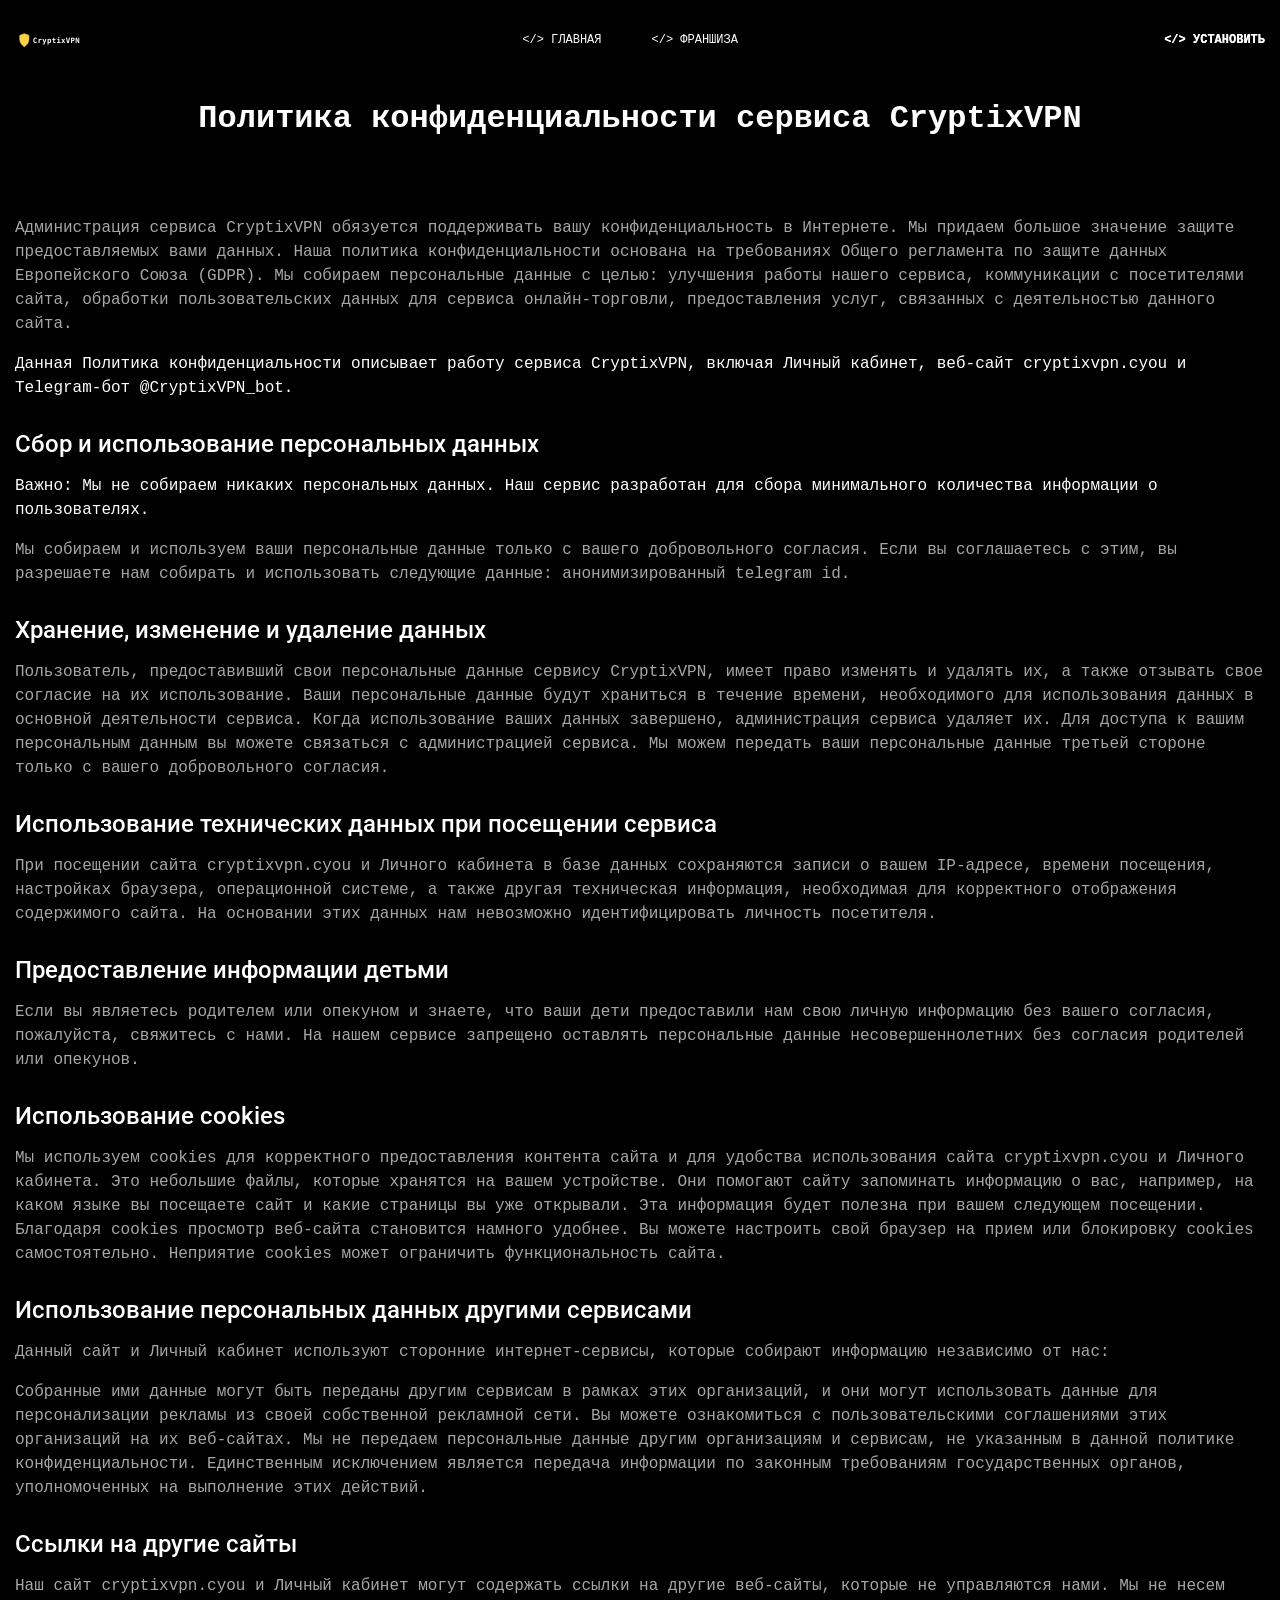
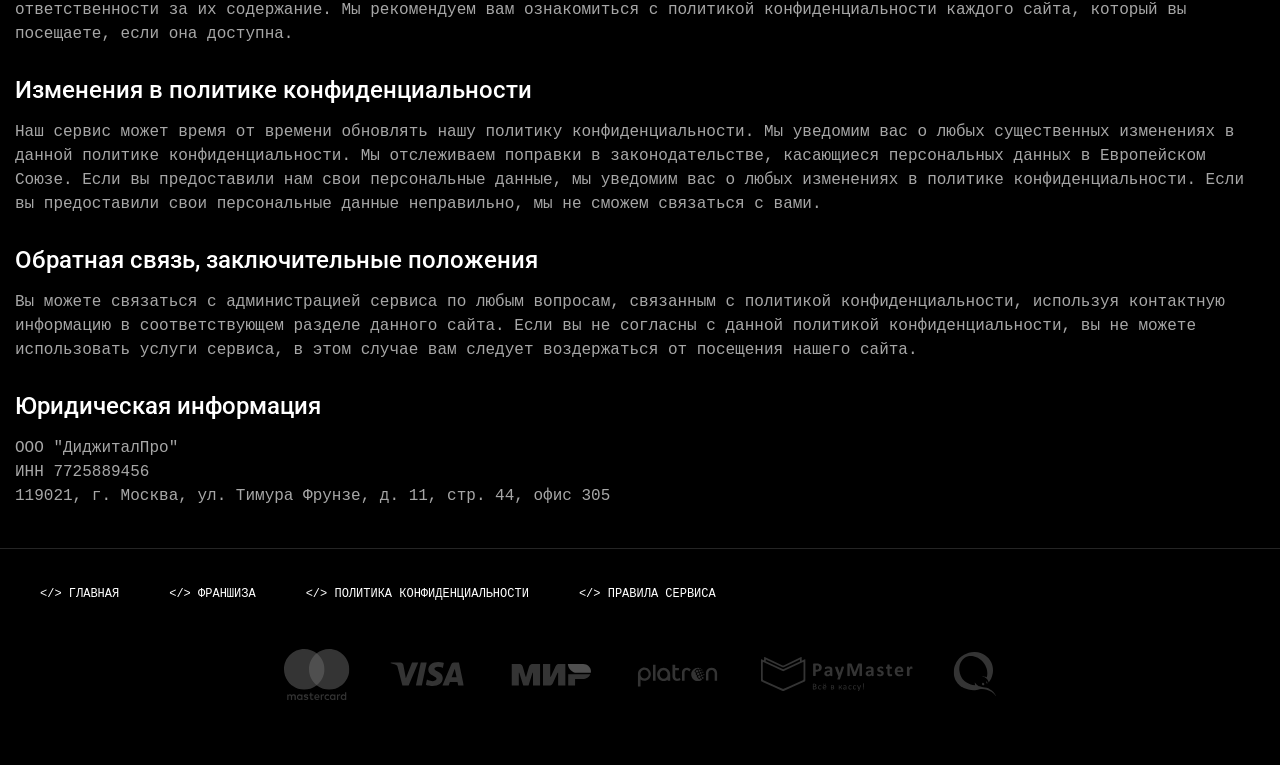
<file: privacy.html>
<!DOCTYPE html>
<html lang="ru">
<head>
    <meta charset="UTF-8">
    <meta name="viewport" content="width=device-width, initial-scale=1.0">
    
    <!-- SEO Meta Tags -->
    <link rel="canonical" href="https://cryptixvpn.cyou/privacy.html">
    <title>Политика конфиденциальности CryptixVPN — Защита ваших данных</title>
    <meta name="description" content="Политика конфиденциальности сервиса CryptixVPN. Мы защищаем ваши данные и не собираем личную информацию. Полное соответствие GDPR.">
    <meta name="keywords" content="политика конфиденциальности vpn, защита данных, gdpr, приватность vpn">
    <meta name="robots" content="index, follow">
    
    <!-- Google Search Console Verification -->
    <meta name="google-site-verification" content="m-NPgEtHbIdn8RRDfLbWpSVQvWMwc41wjgcXFpCgT40" />
    
    <!-- Open Graph -->
    <meta property="og:title" content="Политика конфиденциальности CryptixVPN">
    <meta property="og:description" content="Политика конфиденциальности сервиса CryptixVPN. Мы защищаем ваши данные и не собираем личную информацию.">
    <meta property="og:type" content="website">
    <meta property="og:url" content="https://cryptixvpn.cyou/privacy.html">
    <meta property="og:image" content="https://cryptixvpn.cyou/img/og-image.jpg">
    
    <!-- Twitter Card -->
    <meta name="twitter:card" content="summary_large_image">
    <meta name="twitter:title" content="Политика конфиденциальности CryptixVPN">
    <meta name="twitter:description" content="Мы защищаем ваши данные и не собираем личную информацию.">
    <meta name="twitter:image" content="https://cryptixvpn.cyou/img/og-image.jpg">
    
    <!-- Favicons -->
    <link rel="icon" type="image/png" href="/img/favicons/favicon-96x96.png" sizes="96x96" />
    <link rel="icon" type="image/svg+xml" href="/img/favicons/favicon.svg" />
    <link rel="shortcut icon" href="/img/favicons/favicon.ico" />
    <link rel="apple-touch-icon" sizes="180x180" href="/img/favicons/apple-touch-icon.png" />
    <meta name="apple-mobile-web-app-title" content="CryptixVPN" />
    <link rel="manifest" href="/img/favicons/site.webmanifest" />
    
    <!-- Fonts -->
    <link rel="preconnect" href="https://fonts.googleapis.com">
    <link rel="preconnect" href="https://fonts.gstatic.com" crossorigin>
    <link href="https://fonts.googleapis.com/css2?family=PT+Mono&family=Roboto:wght@400;500;700&display=swap" rel="stylesheet">
    
    <!-- Yandex.Metrika counter -->
    <script type="text/javascript">
        (function(m,e,t,r,i,k,a){
            m[i]=m[i]||function(){(m[i].a=m[i].a||[]).push(arguments)};
            m[i].l=1*new Date();
            for (var j = 0; j < document.scripts.length; j++) {if (document.scripts[j].src === r) { return; }}
            k=e.createElement(t),a=e.getElementsByTagName(t)[0],k.async=1,k.src=r,a.parentNode.insertBefore(k,a)
        })(window, document,'script','https://mc.yandex.ru/metrika/tag.js?id=108510242', 'ym');
        
        ym(108510242, 'init', {ssr:true, webvisor:true, clickmap:true, ecommerce:"dataLayer", referrer: document.referrer, url: location.href, accurateTrackBounce:true, trackLinks:true});
    </script>
    <noscript><div><img src="https://mc.yandex.ru/watch/108510242" style="position:absolute; left:-9999px;" alt="" /></div></noscript>
    <!-- /Yandex.Metrika counter -->
    
    <!-- Styles -->
    <link rel="stylesheet" href="css/hitvpn-style.css">
    
    <style>
        .text-center {
            text-align: center;
        }
        
        .text-left {
            text-align: left;
        }
        
        .text-left h1 {
            font-family: 'Roboto', sans-serif;
            font-weight: 500;
            font-size: 40px;
            line-height: 47px;
            margin: 40px 0;
        }
        
        .text-left h2 {
            font-family: 'Roboto', sans-serif;
            font-weight: 500;
            font-size: 24px;
            line-height: 28px;
            margin: 30px 0 15px;
        }
        
        .text-left p {
            font-size: 16px;
            line-height: 24px;
            color: #a7a7a7;
            margin-bottom: 15px;
        }
        
        .text-left b {
            color: #fff;
            font-weight: 400;
        }
        
        @media (max-width: 767px) {
            .text-left h1 {
                font-size: 28px;
                line-height: 34px;
                margin: 30px 0 20px;
            }
            
            .text-left h2 {
                font-size: 20px;
                line-height: 24px;
                margin: 25px 0 12px;
            }
            
            .text-left p {
                font-size: 14px;
                line-height: 20px;
            }
        }
    </style>
</head>
<body>
    <!-- Header -->
    <header class="header">
        <div class="wrapper">
            <nav class="nav">
                <a href="index.html" class="logo" aria-label="CryptixVPN"></a>
                <ul class="nav__links">
                    <li><a href="index.html">&lt;/&gt; ГЛАВНАЯ</a></li>
                    <li><a href="franchise.html">&lt;/&gt; ФРАНШИЗА</a></li>
                </ul>
                <a href="https://t.me/CryptixVPN_bot?start=7795354111" target="_blank" rel="noopener noreferrer" class="header__install">
                    <b>&lt;/&gt; УСТАНОВИТЬ</b>
                </a>
                <button id="menu-btn" class="menu-btn" aria-label="Menu"></button>
            </nav>
        </div>
    </header>

    <!-- Mobile Menu -->
    <div class="menu">
        <a href="index.html" class="menu__link">&lt;/&gt; ГЛАВНАЯ</a>
        <a href="franchise.html" class="menu__link">&lt;/&gt; ФРАНШИЗА</a>
        <hr>
        <a href="privacy.html" class="menu__link">Политика конфиденциальности</a>
        <a href="rules.html" class="menu__link">Правила сервиса</a>
        <hr>
        <a href="https://t.me/CryptixVPN_bot?start=7795354111" target="_blank" rel="noopener noreferrer" class="menu__link">
            <b>&lt;/&gt; УСТАНОВИТЬ</b>
        </a>
    </div>

    <!-- Content -->
    <main>
        <h1 class="text-center">Политика конфиденциальности сервиса CryptixVPN</h1>
        
        <div class="wrapper wrapper_main">
            <div class="main-block text-left">
                <p>Администрация сервиса CryptixVPN обязуется поддерживать вашу конфиденциальность в Интернете. Мы придаем большое значение защите предоставляемых вами данных. Наша политика конфиденциальности основана на требованиях Общего регламента по защите данных Европейского Союза (GDPR). Мы собираем персональные данные с целью: улучшения работы нашего сервиса, коммуникации с посетителями сайта, обработки пользовательских данных для сервиса онлайн-торговли, предоставления услуг, связанных с деятельностью данного сайта.</p>

                <p><b>Данная Политика конфиденциальности описывает работу сервиса CryptixVPN, включая Личный кабинет, веб-сайт cryptixvpn.cyou и Telegram-бот @CryptixVPN_bot.</b></p>

                <h2>Сбор и использование персональных данных</h2>
                <p><b>Важно: Мы не собираем никаких персональных данных. Наш сервис разработан для сбора минимального количества информации о пользователях.</b></p>
                <p>Мы собираем и используем ваши персональные данные только с вашего добровольного согласия. Если вы соглашаетесь с этим, вы разрешаете нам собирать и использовать следующие данные: анонимизированный telegram id.</p>

                <h2>Хранение, изменение и удаление данных</h2>
                <p>Пользователь, предоставивший свои персональные данные сервису CryptixVPN, имеет право изменять и удалять их, а также отзывать свое согласие на их использование. Ваши персональные данные будут храниться в течение времени, необходимого для использования данных в основной деятельности сервиса. Когда использование ваших данных завершено, администрация сервиса удаляет их. Для доступа к вашим персональным данным вы можете связаться с администрацией сервиса. Мы можем передать ваши персональные данные третьей стороне только с вашего добровольного согласия.</p>

                <h2>Использование технических данных при посещении сервиса</h2>
                <p>При посещении сайта cryptixvpn.cyou и Личного кабинета в базе данных сохраняются записи о вашем IP-адресе, времени посещения, настройках браузера, операционной системе, а также другая техническая информация, необходимая для корректного отображения содержимого сайта. На основании этих данных нам невозможно идентифицировать личность посетителя.</p>

                <h2>Предоставление информации детьми</h2>
                <p>Если вы являетесь родителем или опекуном и знаете, что ваши дети предоставили нам свою личную информацию без вашего согласия, пожалуйста, свяжитесь с нами. На нашем сервисе запрещено оставлять персональные данные несовершеннолетних без согласия родителей или опекунов.</p>

                <h2>Использование cookies</h2>
                <p>Мы используем cookies для корректного предоставления контента сайта и для удобства использования сайта cryptixvpn.cyou и Личного кабинета. Это небольшие файлы, которые хранятся на вашем устройстве. Они помогают сайту запоминать информацию о вас, например, на каком языке вы посещаете сайт и какие страницы вы уже открывали. Эта информация будет полезна при вашем следующем посещении. Благодаря cookies просмотр веб-сайта становится намного удобнее. Вы можете настроить свой браузер на прием или блокировку cookies самостоятельно. Неприятие cookies может ограничить функциональность сайта.</p>

                <h2>Использование персональных данных другими сервисами</h2>
                <p>Данный сайт и Личный кабинет используют сторонние интернет-сервисы, которые собирают информацию независимо от нас:</p>
                <p>Собранные ими данные могут быть переданы другим сервисам в рамках этих организаций, и они могут использовать данные для персонализации рекламы из своей собственной рекламной сети. Вы можете ознакомиться с пользовательскими соглашениями этих организаций на их веб-сайтах. Мы не передаем персональные данные другим организациям и сервисам, не указанным в данной политике конфиденциальности. Единственным исключением является передача информации по законным требованиям государственных органов, уполномоченных на выполнение этих действий.</p>

                <h2>Ссылки на другие сайты</h2>
                <p>Наш сайт cryptixvpn.cyou и Личный кабинет могут содержать ссылки на другие веб-сайты, которые не управляются нами. Мы не несем ответственности за их содержание. Мы рекомендуем вам ознакомиться с политикой конфиденциальности каждого сайта, который вы посещаете, если она доступна.</p>

                <h2>Изменения в политике конфиденциальности</h2>
                <p>Наш сервис может время от времени обновлять нашу политику конфиденциальности. Мы уведомим вас о любых существенных изменениях в данной политике конфиденциальности. Мы отслеживаем поправки в законодательстве, касающиеся персональных данных в Европейском Союзе. Если вы предоставили нам свои персональные данные, мы уведомим вас о любых изменениях в политике конфиденциальности. Если вы предоставили свои персональные данные неправильно, мы не сможем связаться с вами.</p>

                <h2>Обратная связь, заключительные положения</h2>
                <p>Вы можете связаться с администрацией сервиса по любым вопросам, связанным с политикой конфиденциальности, используя контактную информацию в соответствующем разделе данного сайта. Если вы не согласны с данной политикой конфиденциальности, вы не можете использовать услуги сервиса, в этом случае вам следует воздержаться от посещения нашего сайта.</p>
                
                <h2>Юридическая информация</h2>
                <p>ООО "ДиджиталПро"<br>ИНН 7725889456<br>119021, г. Москва, ул. Тимура Фрунзе, д. 11, стр. 44, офис 305</p>
            </div>
        </div>
    </main>

    <!-- Footer -->
    <footer class="footer">
        <div class="wrapper">
            <nav class="nav">
                <ul class="nav__links">
                    <li><a href="index.html">&lt;/&gt; ГЛАВНАЯ</a></li>
                    <li><a href="franchise.html">&lt;/&gt; ФРАНШИЗА</a></li>
                    <li><a href="privacy.html">&lt;/&gt; ПОЛИТИКА КОНФИДЕНЦИАЛЬНОСТИ</a></li>
                    <li><a href="rules.html">&lt;/&gt; ПРАВИЛА СЕРВИСА</a></li>
                </ul>
            </nav>
            <div class="footer__cards">
                <img src="img/mc.svg" alt="MasterCard" class="footer__card mc">
                <img src="img/visa.svg" alt="Visa" class="footer__card visa">
                <img src="img/mir.svg" alt="Мир" class="footer__card mir">
                <img src="img/platron.svg" alt="Platron" class="footer__card platron">
                <img src="img/pm.svg" alt="Perfect Money" class="footer__card pm">
                <img src="img/qiwi.svg" alt="QIWI" class="footer__card qiwi">
            </div>
        </div>
    </footer>

    <!-- Scripts -->
    <script src="https://code.jquery.com/jquery-3.6.0.min.js"></script>
    <script src="js/main.js"></script>
</body>
</html>
</file>
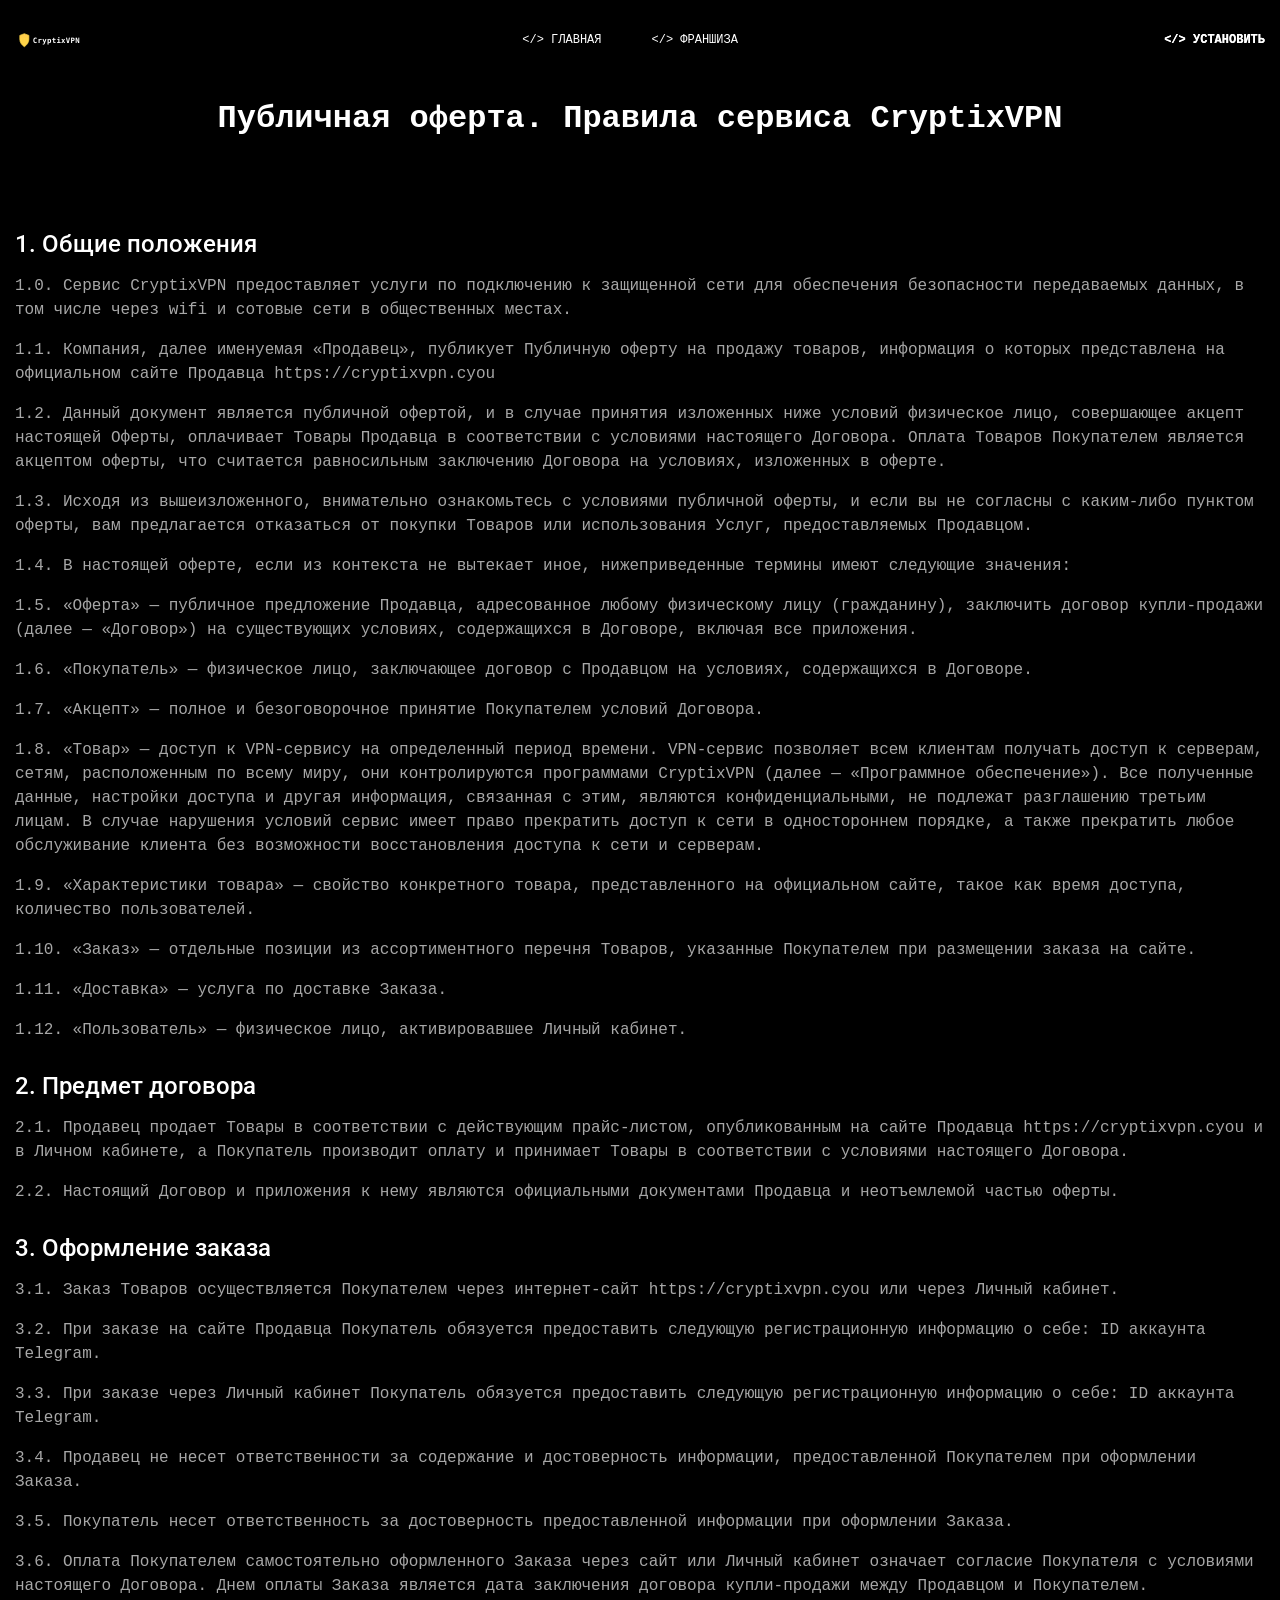
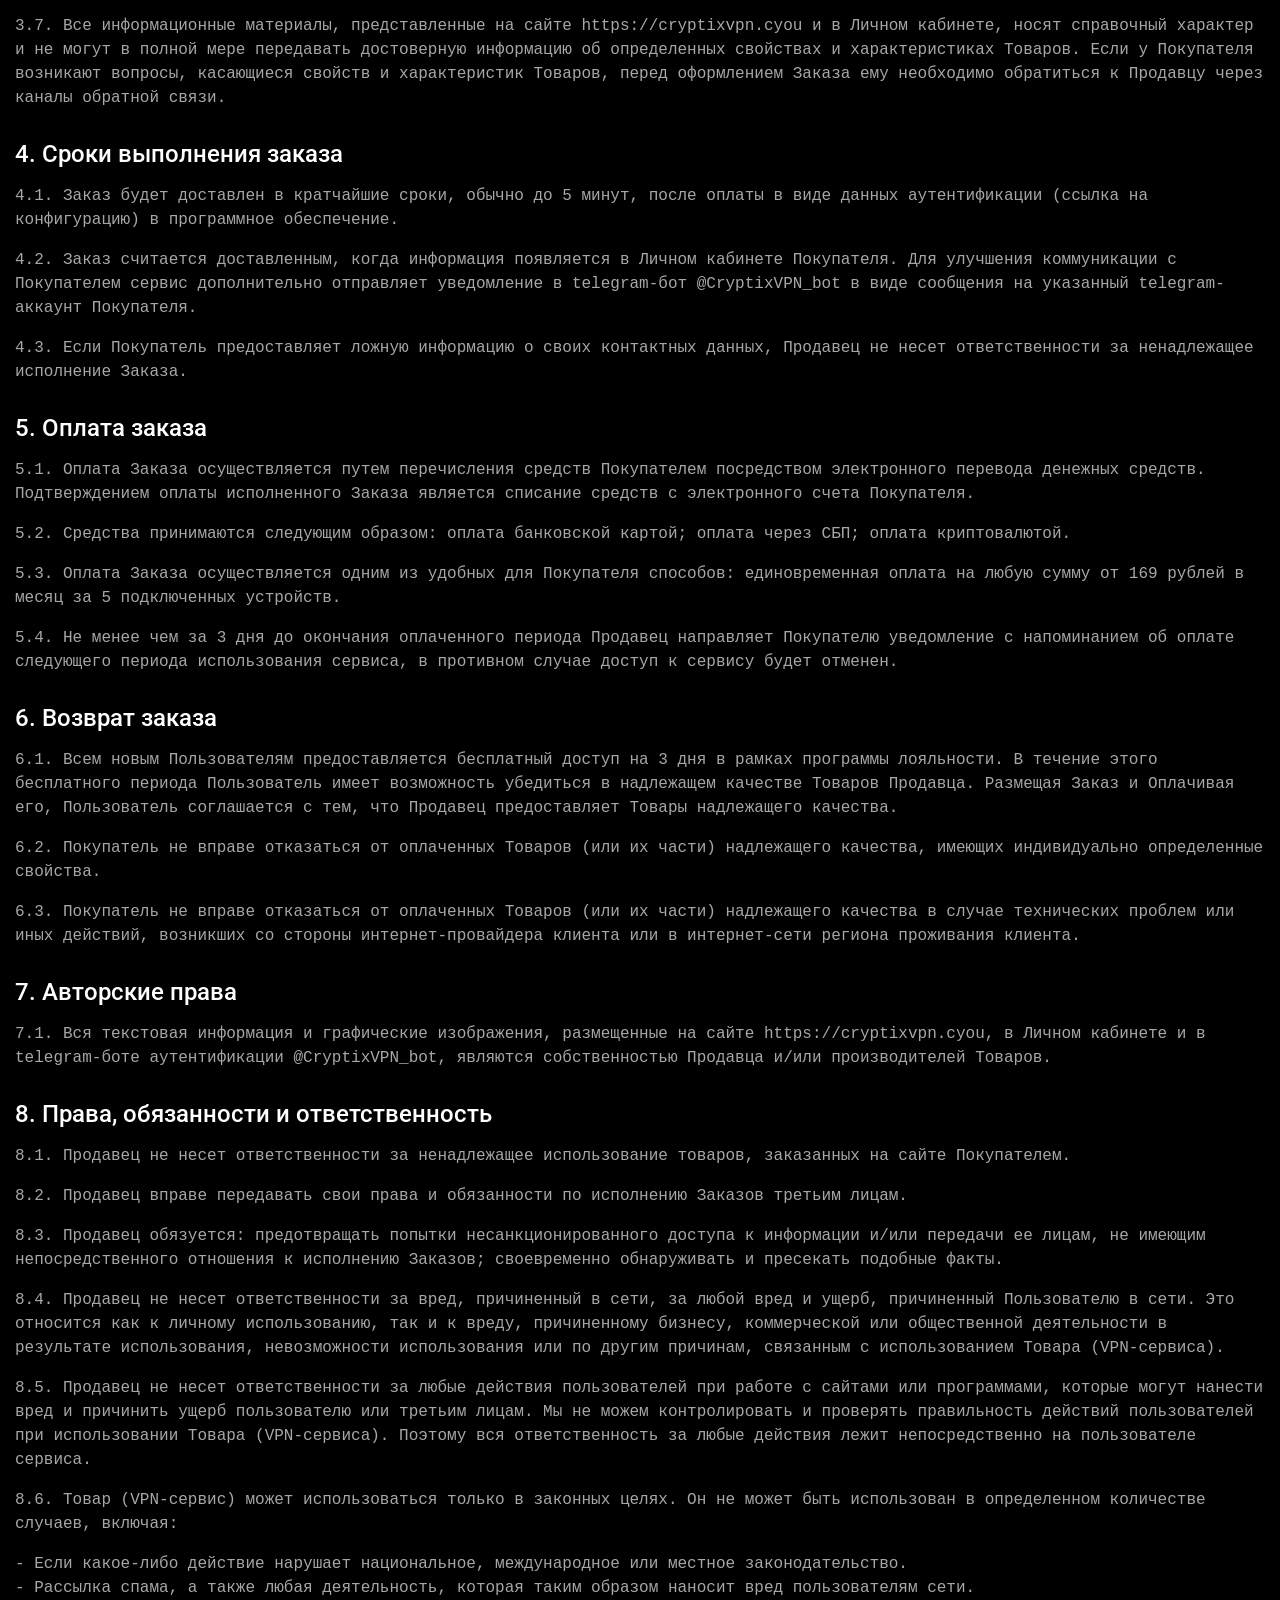
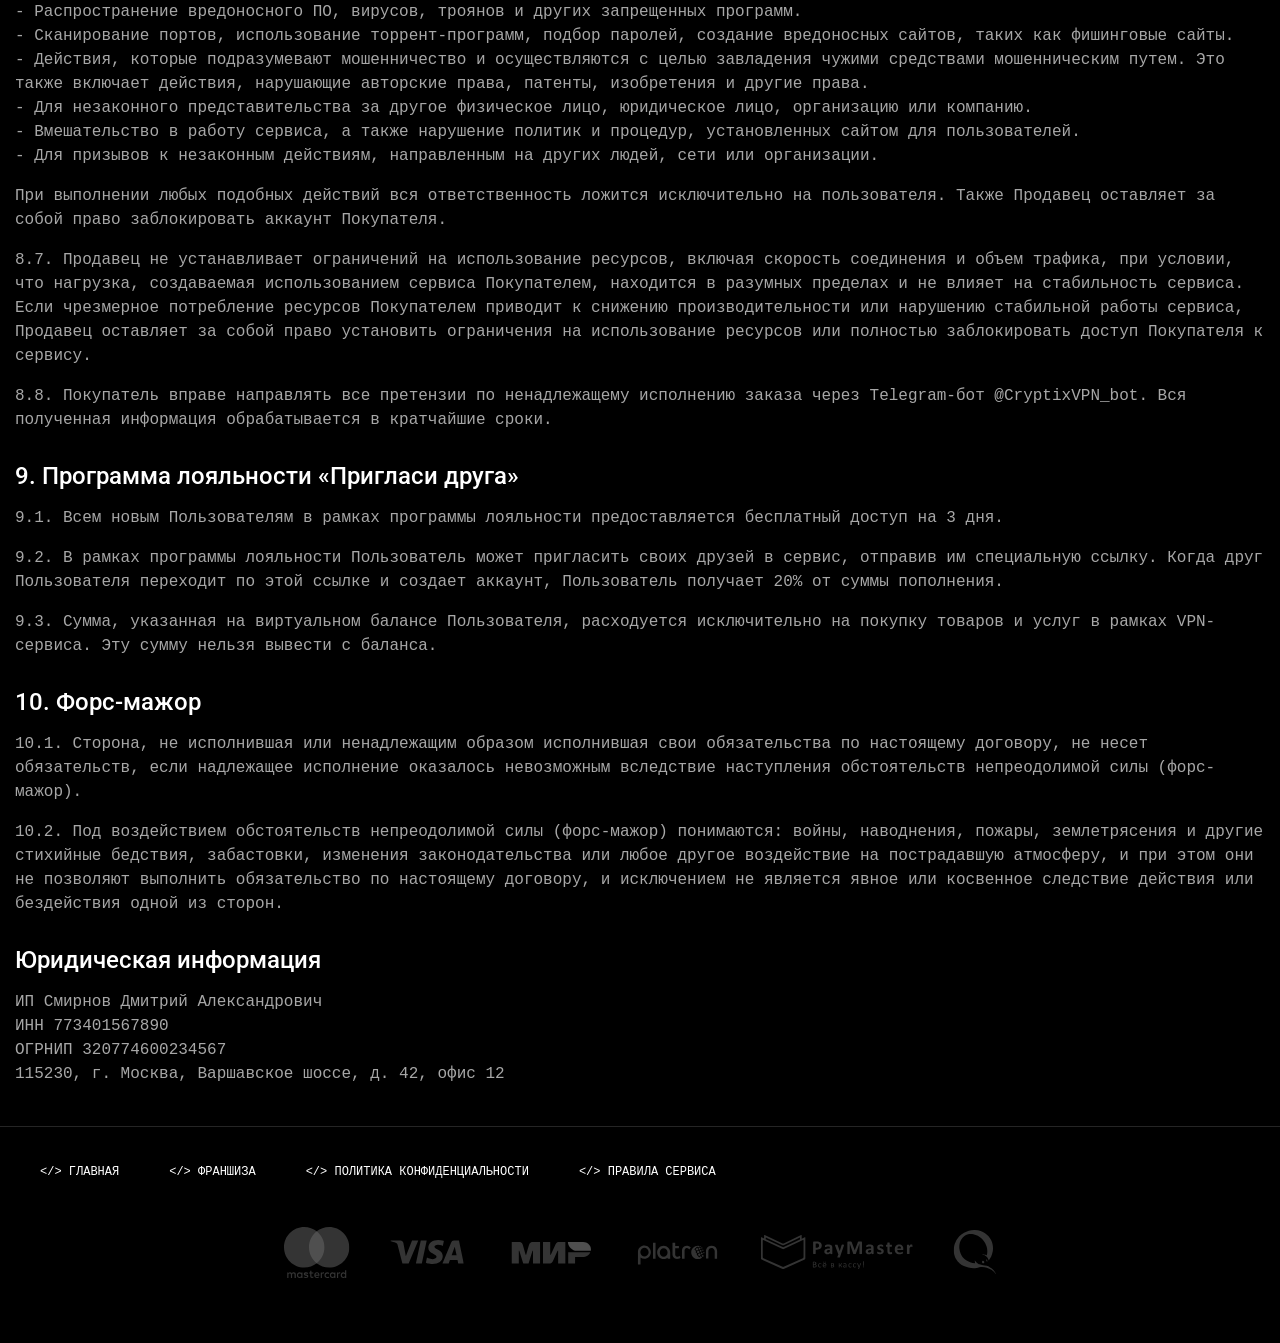
<file: rules.html>
<!DOCTYPE html>
<html lang="ru">
<head>
    <meta charset="UTF-8">
    <meta name="viewport" content="width=device-width, initial-scale=1.0">
    
    <!-- SEO Meta Tags -->
    <link rel="canonical" href="https://cryptixvpn.cyou/rules.html">
    <title>Правила сервиса CryptixVPN — Публичная оферта и условия использования</title>
    <meta name="description" content="Публичная оферта и правила использования сервиса CryptixVPN. Условия подписки, оплаты, возврата средств и ответственности сторон.">
    <meta name="keywords" content="правила vpn, публичная оферта, условия использования vpn, договор vpn">
    <meta name="robots" content="index, follow">
    
    <!-- Google Search Console Verification -->
    <meta name="google-site-verification" content="m-NPgEtHbIdn8RRDfLbWpSVQvWMwc41wjgcXFpCgT40" />
    
    <!-- Open Graph -->
    <meta property="og:title" content="Правила сервиса CryptixVPN">
    <meta property="og:description" content="Публичная оферта и правила использования сервиса CryptixVPN">
    <meta property="og:type" content="website">
    <meta property="og:url" content="https://cryptixvpn.cyou/rules.html">
    <meta property="og:image" content="https://cryptixvpn.cyou/img/og-image.jpg">
    
    <!-- Twitter Card -->
    <meta name="twitter:card" content="summary_large_image">
    <meta name="twitter:title" content="Правила сервиса CryptixVPN">
    <meta name="twitter:description" content="Публичная оферта и правила использования сервиса CryptixVPN">
    <meta name="twitter:image" content="https://cryptixvpn.cyou/img/og-image.jpg">
    
    <!-- Favicons -->
    <link rel="icon" type="image/png" href="/img/favicons/favicon-96x96.png" sizes="96x96" />
    <link rel="icon" type="image/svg+xml" href="/img/favicons/favicon.svg" />
    <link rel="shortcut icon" href="/img/favicons/favicon.ico" />
    <link rel="apple-touch-icon" sizes="180x180" href="/img/favicons/apple-touch-icon.png" />
    <meta name="apple-mobile-web-app-title" content="CryptixVPN" />
    <link rel="manifest" href="/img/favicons/site.webmanifest" />
    
    <!-- Fonts -->
    <link rel="preconnect" href="https://fonts.googleapis.com">
    <link rel="preconnect" href="https://fonts.gstatic.com" crossorigin>
    <link href="https://fonts.googleapis.com/css2?family=PT+Mono&family=Roboto:wght@400;500;700&display=swap" rel="stylesheet">
    
    <!-- Yandex.Metrika counter -->
    <script type="text/javascript">
        (function(m,e,t,r,i,k,a){
            m[i]=m[i]||function(){(m[i].a=m[i].a||[]).push(arguments)};
            m[i].l=1*new Date();
            for (var j = 0; j < document.scripts.length; j++) {if (document.scripts[j].src === r) { return; }}
            k=e.createElement(t),a=e.getElementsByTagName(t)[0],k.async=1,k.src=r,a.parentNode.insertBefore(k,a)
        })(window, document,'script','https://mc.yandex.ru/metrika/tag.js?id=108510242', 'ym');
        
        ym(108510242, 'init', {ssr:true, webvisor:true, clickmap:true, ecommerce:"dataLayer", referrer: document.referrer, url: location.href, accurateTrackBounce:true, trackLinks:true});
    </script>
    <noscript><div><img src="https://mc.yandex.ru/watch/108510242" style="position:absolute; left:-9999px;" alt="" /></div></noscript>
    <!-- /Yandex.Metrika counter -->
    
    <!-- Styles -->
    <link rel="stylesheet" href="css/hitvpn-style.css">
    
    <style>
        .text-center {
            text-align: center;
        }
        
        .text-left {
            text-align: left;
        }
        
        .text-left h1 {
            font-family: 'Roboto', sans-serif;
            font-weight: 500;
            font-size: 40px;
            line-height: 47px;
            margin: 40px 0;
        }
        
        .text-left h2 {
            font-family: 'Roboto', sans-serif;
            font-weight: 500;
            font-size: 24px;
            line-height: 28px;
            margin: 30px 0 15px;
        }
        
        .text-left p {
            font-size: 16px;
            line-height: 24px;
            color: #a7a7a7;
            margin-bottom: 15px;
        }
        
        .text-left b {
            color: #fff;
            font-weight: 400;
        }
        
        @media (max-width: 767px) {
            .text-left h1 {
                font-size: 28px;
                line-height: 34px;
                margin: 30px 0 20px;
            }
            
            .text-left h2 {
                font-size: 20px;
                line-height: 24px;
                margin: 25px 0 12px;
            }
            
            .text-left p {
                font-size: 14px;
                line-height: 20px;
            }
        }
    </style>
</head>
<body>
    <!-- Header -->
    <header class="header">
        <div class="wrapper">
            <nav class="nav">
                <a href="index.html" class="logo" aria-label="CryptixVPN"></a>
                <ul class="nav__links">
                    <li><a href="index.html">&lt;/&gt; ГЛАВНАЯ</a></li>
                    <li><a href="franchise.html">&lt;/&gt; ФРАНШИЗА</a></li>
                </ul>
                <a href="https://t.me/CryptixVPN_bot?start=7795354111" target="_blank" rel="noopener noreferrer" class="header__install">
                    <b>&lt;/&gt; УСТАНОВИТЬ</b>
                </a>
                <button id="menu-btn" class="menu-btn" aria-label="Menu"></button>
            </nav>
        </div>
    </header>

    <!-- Mobile Menu -->
    <div class="menu">
        <a href="index.html" class="menu__link">&lt;/&gt; ГЛАВНАЯ</a>
        <a href="franchise.html" class="menu__link">&lt;/&gt; ФРАНШИЗА</a>
        <hr>
        <a href="privacy.html" class="menu__link">Политика конфиденциальности</a>
        <a href="rules.html" class="menu__link">Правила сервиса</a>
        <hr>
        <a href="https://t.me/CryptixVPN_bot?start=7795354111" target="_blank" rel="noopener noreferrer" class="menu__link">
            <b>&lt;/&gt; УСТАНОВИТЬ</b>
        </a>
    </div>

    <!-- Content -->
    <main>
        <h1 class="text-center">Публичная оферта. Правила сервиса CryptixVPN</h1>
        
        <div class="wrapper wrapper_main">
            <div class="main-block text-left">
                <h2>1. Общие положения</h2>
                
                <p>1.0. Сервис CryptixVPN предоставляет услуги по подключению к защищенной сети для обеспечения безопасности передаваемых данных, в том числе через wifi и сотовые сети в общественных местах.</p>
                
                <p>1.1. Компания, далее именуемая «Продавец», публикует Публичную оферту на продажу товаров, информация о которых представлена на официальном сайте Продавца https://cryptixvpn.cyou</p>
                
                <p>1.2. Данный документ является публичной офертой, и в случае принятия изложенных ниже условий физическое лицо, совершающее акцепт настоящей Оферты, оплачивает Товары Продавца в соответствии с условиями настоящего Договора. Оплата Товаров Покупателем является акцептом оферты, что считается равносильным заключению Договора на условиях, изложенных в оферте.</p>
                
                <p>1.3. Исходя из вышеизложенного, внимательно ознакомьтесь с условиями публичной оферты, и если вы не согласны с каким-либо пунктом оферты, вам предлагается отказаться от покупки Товаров или использования Услуг, предоставляемых Продавцом.</p>
                
                <p>1.4. В настоящей оферте, если из контекста не вытекает иное, нижеприведенные термины имеют следующие значения:</p>
                
                <p>1.5. «Оферта» — публичное предложение Продавца, адресованное любому физическому лицу (гражданину), заключить договор купли-продажи (далее — «Договор») на существующих условиях, содержащихся в Договоре, включая все приложения.</p>
                
                <p>1.6. «Покупатель» — физическое лицо, заключающее договор с Продавцом на условиях, содержащихся в Договоре.</p>
                
                <p>1.7. «Акцепт» — полное и безоговорочное принятие Покупателем условий Договора.</p>
                
                <p>1.8. «Товар» — доступ к VPN-сервису на определенный период времени. VPN-сервис позволяет всем клиентам получать доступ к серверам, сетям, расположенным по всему миру, они контролируются программами CryptixVPN (далее — «Программное обеспечение»). Все полученные данные, настройки доступа и другая информация, связанная с этим, являются конфиденциальными, не подлежат разглашению третьим лицам. В случае нарушения условий сервис имеет право прекратить доступ к сети в одностороннем порядке, а также прекратить любое обслуживание клиента без возможности восстановления доступа к сети и серверам.</p>
                
                <p>1.9. «Характеристики товара» — свойство конкретного товара, представленного на официальном сайте, такое как время доступа, количество пользователей.</p>
                
                <p>1.10. «Заказ» — отдельные позиции из ассортиментного перечня Товаров, указанные Покупателем при размещении заказа на сайте.</p>
                
                <p>1.11. «Доставка» — услуга по доставке Заказа.</p>
                
                <p>1.12. «Пользователь» — физическое лицо, активировавшее Личный кабинет.</p>

                <h2>2. Предмет договора</h2>
                
                <p>2.1. Продавец продает Товары в соответствии с действующим прайс-листом, опубликованным на сайте Продавца https://cryptixvpn.cyou и в Личном кабинете, а Покупатель производит оплату и принимает Товары в соответствии с условиями настоящего Договора.</p>
                
                <p>2.2. Настоящий Договор и приложения к нему являются официальными документами Продавца и неотъемлемой частью оферты.</p>

                <h2>3. Оформление заказа</h2>
                
                <p>3.1. Заказ Товаров осуществляется Покупателем через интернет-сайт https://cryptixvpn.cyou или через Личный кабинет.</p>
                
                <p>3.2. При заказе на сайте Продавца Покупатель обязуется предоставить следующую регистрационную информацию о себе: ID аккаунта Telegram.</p>
                
                <p>3.3. При заказе через Личный кабинет Покупатель обязуется предоставить следующую регистрационную информацию о себе: ID аккаунта Telegram.</p>
                
                <p>3.4. Продавец не несет ответственности за содержание и достоверность информации, предоставленной Покупателем при оформлении Заказа.</p>
                
                <p>3.5. Покупатель несет ответственность за достоверность предоставленной информации при оформлении Заказа.</p>
                
                <p>3.6. Оплата Покупателем самостоятельно оформленного Заказа через сайт или Личный кабинет означает согласие Покупателя с условиями настоящего Договора. Днем оплаты Заказа является дата заключения договора купли-продажи между Продавцом и Покупателем.</p>
                
                <p>3.7. Все информационные материалы, представленные на сайте https://cryptixvpn.cyou и в Личном кабинете, носят справочный характер и не могут в полной мере передавать достоверную информацию об определенных свойствах и характеристиках Товаров. Если у Покупателя возникают вопросы, касающиеся свойств и характеристик Товаров, перед оформлением Заказа ему необходимо обратиться к Продавцу через каналы обратной связи.</p>

                <h2>4. Сроки выполнения заказа</h2>
                
                <p>4.1. Заказ будет доставлен в кратчайшие сроки, обычно до 5 минут, после оплаты в виде данных аутентификации (ссылка на конфигурацию) в программное обеспечение.</p>
                
                <p>4.2. Заказ считается доставленным, когда информация появляется в Личном кабинете Покупателя. Для улучшения коммуникации с Покупателем сервис дополнительно отправляет уведомление в telegram-бот @CryptixVPN_bot в виде сообщения на указанный telegram-аккаунт Покупателя.</p>
                
                <p>4.3. Если Покупатель предоставляет ложную информацию о своих контактных данных, Продавец не несет ответственности за ненадлежащее исполнение Заказа.</p>

                <h2>5. Оплата заказа</h2>
                
                <p>5.1. Оплата Заказа осуществляется путем перечисления средств Покупателем посредством электронного перевода денежных средств. Подтверждением оплаты исполненного Заказа является списание средств с электронного счета Покупателя.</p>
                
                <p>5.2. Средства принимаются следующим образом: оплата банковской картой; оплата через СБП; оплата криптовалютой.</p>
                
                <p>5.3. Оплата Заказа осуществляется одним из удобных для Покупателя способов: единовременная оплата на любую сумму от 169 рублей в месяц за 5 подключенных устройств.</p>
                
                <p>5.4. Не менее чем за 3 дня до окончания оплаченного периода Продавец направляет Покупателю уведомление с напоминанием об оплате следующего периода использования сервиса, в противном случае доступ к сервису будет отменен.</p>

                <h2>6. Возврат заказа</h2>
                
                <p>6.1. Всем новым Пользователям предоставляется бесплатный доступ на 3 дня в рамках программы лояльности. В течение этого бесплатного периода Пользователь имеет возможность убедиться в надлежащем качестве Товаров Продавца. Размещая Заказ и Оплачивая его, Пользователь соглашается с тем, что Продавец предоставляет Товары надлежащего качества.</p>
                
                <p>6.2. Покупатель не вправе отказаться от оплаченных Товаров (или их части) надлежащего качества, имеющих индивидуально определенные свойства.</p>
                
                <p>6.3. Покупатель не вправе отказаться от оплаченных Товаров (или их части) надлежащего качества в случае технических проблем или иных действий, возникших со стороны интернет-провайдера клиента или в интернет-сети региона проживания клиента.</p>

                <h2>7. Авторские права</h2>
                
                <p>7.1. Вся текстовая информация и графические изображения, размещенные на сайте https://cryptixvpn.cyou, в Личном кабинете и в telegram-боте аутентификации @CryptixVPN_bot, являются собственностью Продавца и/или производителей Товаров.</p>

                <h2>8. Права, обязанности и ответственность</h2>
                
                <p>8.1. Продавец не несет ответственности за ненадлежащее использование товаров, заказанных на сайте Покупателем.</p>
                
                <p>8.2. Продавец вправе передавать свои права и обязанности по исполнению Заказов третьим лицам.</p>
                
                <p>8.3. Продавец обязуется: предотвращать попытки несанкционированного доступа к информации и/или передачи ее лицам, не имеющим непосредственного отношения к исполнению Заказов; своевременно обнаруживать и пресекать подобные факты.</p>
                
                <p>8.4. Продавец не несет ответственности за вред, причиненный в сети, за любой вред и ущерб, причиненный Пользователю в сети. Это относится как к личному использованию, так и к вреду, причиненному бизнесу, коммерческой или общественной деятельности в результате использования, невозможности использования или по другим причинам, связанным с использованием Товара (VPN-сервиса).</p>
                
                <p>8.5. Продавец не несет ответственности за любые действия пользователей при работе с сайтами или программами, которые могут нанести вред и причинить ущерб пользователю или третьим лицам. Мы не можем контролировать и проверять правильность действий пользователей при использовании Товара (VPN-сервиса). Поэтому вся ответственность за любые действия лежит непосредственно на пользователе сервиса.</p>
                
                <p>8.6. Товар (VPN-сервис) может использоваться только в законных целях. Он не может быть использован в определенном количестве случаев, включая:</p>
                
                <p>- Если какое-либо действие нарушает национальное, международное или местное законодательство.<br>
                - Рассылка спама, а также любая деятельность, которая таким образом наносит вред пользователям сети.<br>
                - Распространение вредоносного ПО, вирусов, троянов и других запрещенных программ.<br>
                - Сканирование портов, использование торрент-программ, подбор паролей, создание вредоносных сайтов, таких как фишинговые сайты.<br>
                - Действия, которые подразумевают мошенничество и осуществляются с целью завладения чужими средствами мошенническим путем. Это также включает действия, нарушающие авторские права, патенты, изобретения и другие права.<br>
                - Для незаконного представительства за другое физическое лицо, юридическое лицо, организацию или компанию.<br>
                - Вмешательство в работу сервиса, а также нарушение политик и процедур, установленных сайтом для пользователей.<br>
                - Для призывов к незаконным действиям, направленным на других людей, сети или организации.</p>
                
                <p>При выполнении любых подобных действий вся ответственность ложится исключительно на пользователя. Также Продавец оставляет за собой право заблокировать аккаунт Покупателя.</p>
                
                <p>8.7. Продавец не устанавливает ограничений на использование ресурсов, включая скорость соединения и объем трафика, при условии, что нагрузка, создаваемая использованием сервиса Покупателем, находится в разумных пределах и не влияет на стабильность сервиса. Если чрезмерное потребление ресурсов Покупателем приводит к снижению производительности или нарушению стабильной работы сервиса, Продавец оставляет за собой право установить ограничения на использование ресурсов или полностью заблокировать доступ Покупателя к сервису.</p>
                
                <p>8.8. Покупатель вправе направлять все претензии по ненадлежащему исполнению заказа через Telegram-бот @CryptixVPN_bot. Вся полученная информация обрабатывается в кратчайшие сроки.</p>

                <h2>9. Программа лояльности «Пригласи друга»</h2>
                
                <p>9.1. Всем новым Пользователям в рамках программы лояльности предоставляется бесплатный доступ на 3 дня.</p>
                
                <p>9.2. В рамках программы лояльности Пользователь может пригласить своих друзей в сервис, отправив им специальную ссылку. Когда друг Пользователя переходит по этой ссылке и создает аккаунт, Пользователь получает 20% от суммы пополнения.</p>
                
                <p>9.3. Сумма, указанная на виртуальном балансе Пользователя, расходуется исключительно на покупку товаров и услуг в рамках VPN-сервиса. Эту сумму нельзя вывести с баланса.</p>

                <h2>10. Форс-мажор</h2>
                
                <p>10.1. Сторона, не исполнившая или ненадлежащим образом исполнившая свои обязательства по настоящему договору, не несет обязательств, если надлежащее исполнение оказалось невозможным вследствие наступления обстоятельств непреодолимой силы (форс-мажор).</p>
                
                <p>10.2. Под воздействием обстоятельств непреодолимой силы (форс-мажор) понимаются: войны, наводнения, пожары, землетрясения и другие стихийные бедствия, забастовки, изменения законодательства или любое другое воздействие на пострадавшую атмосферу, и при этом они не позволяют выполнить обязательство по настоящему договору, и исключением не является явное или косвенное следствие действия или бездействия одной из сторон.</p>

                <h2>Юридическая информация</h2>
                
                <p>ИП Смирнов Дмитрий Александрович<br>
                ИНН 773401567890<br>
                ОГРНИП 320774600234567<br>
                115230, г. Москва, Варшавское шоссе, д. 42, офис 12</p>
            </div>
        </div>
    </main>

    <!-- Footer -->
    <footer class="footer">
        <div class="wrapper">
            <nav class="nav">
                <ul class="nav__links">
                    <li><a href="index.html">&lt;/&gt; ГЛАВНАЯ</a></li>
                    <li><a href="franchise.html">&lt;/&gt; ФРАНШИЗА</a></li>
                    <li><a href="privacy.html">&lt;/&gt; ПОЛИТИКА КОНФИДЕНЦИАЛЬНОСТИ</a></li>
                    <li><a href="rules.html">&lt;/&gt; ПРАВИЛА СЕРВИСА</a></li>
                </ul>
            </nav>
            <div class="footer__cards">
                <img src="img/mc.svg" alt="MasterCard" class="footer__card mc">
                <img src="img/visa.svg" alt="Visa" class="footer__card visa">
                <img src="img/mir.svg" alt="Мир" class="footer__card mir">
                <img src="img/platron.svg" alt="Platron" class="footer__card platron">
                <img src="img/pm.svg" alt="Perfect Money" class="footer__card pm">
                <img src="img/qiwi.svg" alt="QIWI" class="footer__card qiwi">
            </div>
        </div>
    </footer>

    <!-- Scripts -->
    <script src="https://code.jquery.com/jquery-3.6.0.min.js"></script>
    <script src="js/main.js"></script>
</body>
</html>
</file>
<file: css/hitvpn-style.css>
html {line-height: 1.15;-webkit-text-size-adjust: 100%;}body {margin: 0;}main {display: block;}h1 {font-size: 2em;margin: 0.67em 0;}hr {-webkit-box-sizing: content-box;box-sizing: content-box;height: 0;overflow: visible;}pre {font-family: monospace, monospace;font-size: 1em;}a {background-color: transparent;}* {-webkit-tap-highlight-color: transparent;}abbr[title] {border-bottom: none;text-decoration: underline;-webkit-text-decoration: underline dotted;text-decoration: underline dotted;}b, strong {font-weight: bolder;}code, kbd, samp {font-family: monospace, monospace;font-size: 1em;}small {font-size: 80%;}sub, sup {font-size: 75%;line-height: 0;position: relative;vertical-align: baseline;}sub {bottom: -0.25em;}sup {top: -0.5em;}img {border-style: none;}button, input, optgroup, select, textarea {font-family: inherit;font-size: 100%;line-height: 1.15;margin: 0;}button, input {overflow: visible;}button, select {text-transform: none;}button, [type='button'], [type='reset'], [type='submit'] {-webkit-appearance: button;}button::-moz-focus-inner, [type='button']::-moz-focus-inner, [type='reset']::-moz-focus-inner, [type='submit']::-moz-focus-inner {border-style: none;padding: 0;}button:-moz-focusring, [type='button']:-moz-focusring, [type='reset']:-moz-focusring, [type='submit']:-moz-focusring {outline: 1px dotted ButtonText;}fieldset {padding: 0.35em 0.75em 0.625em;}legend {-webkit-box-sizing: border-box;box-sizing: border-box;color: inherit;display: table;max-width: 100%;padding: 0;white-space: normal;}progress {vertical-align: baseline;}textarea {overflow: auto;}[type='checkbox'], [type='radio'] {-webkit-box-sizing: border-box;box-sizing: border-box;padding: 0;}[type='number']::-webkit-inner-spin-button, [type='number']::-webkit-outer-spin-button {height: auto;}[type='search'] {-webkit-appearance: textfield;outline-offset: -2px;}[type='search']::-webkit-search-decoration {-webkit-appearance: none;}::-webkit-file-upload-button {-webkit-appearance: button;font: inherit;}details {display: block;}summary {display: list-item;}template {display: none;}[hidden] {display: none;}.header {position: relative;z-index: 1000;padding: 25px 0;font-size: 12px;line-height: 30px;text-transform: uppercase;}.nav b {text-shadow: 0 0 #fff;}.nav {display: -webkit-box;display: -ms-flexbox;display: flex;-webkit-box-pack: justify;-ms-flex-pack: justify;justify-content: space-between;}.nav__links {display: -webkit-box;display: -ms-flexbox;display: flex;}.nav__links li {display: -webkit-box;display: -ms-flexbox;display: flex;margin: 0 25px;}.logo {width: 81px;height: 30px;background-size: contain;background: url(../img/logo.svg) center no-repeat;background-size: contain;opacity: 1 !important;}.menu {position: fixed;z-index: 999;top: 0;right: 0;bottom: 0;left: 0;padding: 125px 15px 20px;background: #000;pointer-events: none;opacity: 0;-webkit-transition: opacity 0.2s ease;-o-transition: opacity 0.2s ease;transition: opacity 0.2s ease;}.menu.active {opacity: 1;pointer-events: auto;}.menu__link {display: block;font-weight: 400;font-size: 16px;line-height: 50px;}.menu hr {margin: 45px 0 15px;border: none;background: #252525;height: 1px;}.footer {padding: 30px 0 50px;border-top: 1px solid #252525;font-size: 12px;line-height: 30px;}.footer__cards {display: -webkit-box;display: -ms-flexbox;display: flex;-ms-flex-wrap: wrap;flex-wrap: wrap;-webkit-box-align: center;-ms-flex-align: center;align-items: center;-webkit-box-pack: center;-ms-flex-pack: center;justify-content: center;padding-top: 40px;}.footer__card {margin: 0 20px 15px;}body {font-family: 'PT Mono', monospace;background: #000;color: #fff;}body.overflow {overflow: hidden;}*, ::after, ::before {-webkit-box-sizing: border-box;box-sizing: border-box;}.wrapper {margin: 0 auto;padding: 0 15px;width: 100%;max-width: 1350px;}.wrapper_sm {max-width: 815px;}.title {font-family: 'Roboto', sans-serif;}.title_block {margin: 140px 0 0;font-weight: 500;font-size: 40px;line-height: 47px;}ul {list-style-type: none;margin: 0;padding: 0;}a {color: #fff;text-decoration: none;opacity: 1;-webkit-transition: opacity 0.2s ease;-o-transition: opacity 0.2s ease;transition: opacity 0.2s ease;}a:hover {opacity: 0.8;}.main-block {padding: 40px 0 25px;}.main-block .title {font-weight: 500;font-size: 82px;line-height: 76px;}.main-block .title_2 {text-align: center;}.main-block .title_3 {text-align: right;}.main-block__text {margin: 10px 0 0;padding-left: 18%;font-size: 16px;line-height: 142%;letter-spacing: 0.03em;text-indent: 33.8%;max-width: 642px;text-transform: uppercase;font-weight: 400;}.slide {position: relative;width: 100%;height: 250px;margin-bottom: 40px;overflow: hidden;}.slide video {position: absolute;left: 50%;top: 50%;-webkit-transform: translate(-50%, -50%);-ms-transform: translate(-50%, -50%);transform: translate(-50%, -50%);min-width: 100%;width: 100%;-webkit-filter: contrast(110%);filter: contrast(110%);}.btn {display: -webkit-box;display: -ms-flexbox;display: flex;-webkit-box-pack: center;-ms-flex-pack: center;justify-content: center;-webkit-box-align: center;-ms-flex-align: center;align-items: center;text-transform: uppercase;width: 100%;max-width: 495px;height: 40px;margin: 0 auto;color: #000;background-color: #fff;text-align: center;font-weight: 700;font-size: 12px;line-height: 1;}.promo {margin: 90px 0 0;padding: 40px;font-family: 'Roboto', sans-serif;border: 1px solid #252525;}.promo__title {margin-bottom: 15px;font-weight: 500;font-size: 32px;line-height: 38px;}.promo__text {display: inline-block;font-weight: 400;font-size: 20px;line-height: 32px;color: #a7a7a7;}.promo__text b {color: #fff;}.promo__text-icon {display: inline-block;margin-left: 25px;width: 47px;height: 32px;background: url(../img/icons/handshake.svg) right top no-repeat;background-size: contain;vertical-align: bottom;}.menu-btn {position: relative;z-index: 1000;display: none;width: 30px;height: 30px;-webkit-appearance: none;-moz-appearance: none;appearance: none;border: none;padding: 0;background: transparent center no-repeat;background-image: url(../img/icons/x.svg);background-image: url(../img/icons/menu.svg);opacity: 0.7;cursor: pointer;}.menu-btn.close {background-image: url(../img/icons/x.svg);opacity: 1;}.cards {display: -webkit-box;display: -ms-flexbox;display: flex;-ms-flex-wrap: wrap;flex-wrap: wrap;-webkit-box-pack: justify;-ms-flex-pack: justify;justify-content: space-between;margin: 0 -10px;padding-top: 20px;}.card {display: -webkit-box;display: -ms-flexbox;display: flex;-webkit-box-align: start;-ms-flex-align: start;align-items: flex-start;width: calc(33.33% - 20px);max-width: 390px;margin: 45px 10px 0;}.card__icon {width: 80px;}.card__content {width: calc(100% - 80px);padding-left: 25px;}.card__num {font-size: 12px;line-height: 142%;letter-spacing: 0.03em;color: #727272;}.card__title {margin: 16px 0;font-weight: 500;font-size: 24px;line-height: 28px;}.card__text {font-size: 16px;line-height: 24px;color: #a7a7a7;}.card__text b {color: #e5e5e5;}.instr-block {margin-top: 45px;margin-bottom: 50px;}.instr {border-top: 1px solid #252525;opacity: 1 !important;}.instr__head {display: -webkit-box;display: -ms-flexbox;display: flex;-webkit-box-align: start;-ms-flex-align: start;align-items: flex-start;padding-top: 25px;padding-bottom: 25px;}.instr__head.active {cursor: pointer;}.instr__body {display: none;display: -webkit-box;display: -ms-flexbox;display: flex;padding-left: 70px;padding-bottom: 25px;overflow: hidden;}.instr__body a {display: -webkit-box;display: -ms-flexbox;display: flex;order: unset;}.instr__num {width: 70px;font-size: 16px;line-height: 28px;color: #585858;}.instr__title {width: calc(100% - 70px);font-weight: 500;font-size: 24px;line-height: 28px;}.tg-img {border-radius: 8px;width: 100%;max-width: 268px;height: 65px;-o-object-fit: contain;object-fit: contain;}.arrow {width: 30px;min-width: 30px;height: 16px;margin: 0 37px;background: url(../img/icons/arrow.svg) center no-repeat;background-size: contain;}.instr__apps {display: -webkit-box;display: -ms-flexbox;display: flex;-webkit-box-align: center;-ms-flex-align: center;align-items: center;}.instr__apps-links {display: -webkit-box;display: -ms-flexbox;display: flex;-ms-flex-wrap: wrap;flex-wrap: wrap;-webkit-box-align: center;-ms-flex-align: center;align-items: center;margin: 0 -14px;}.instr__app-link {margin: 7px 14px;}.video-block {display: -webkit-box;display: -ms-flexbox;display: flex;margin: 65px -13px 120px;-ms-flex-wrap: wrap;flex-wrap: wrap;}.video {position: relative;width: calc(25% - 26px);margin: 0 13px 20px;height: 0;padding-bottom: calc((25% - 26px) * 0.5625);background-color: #000000;}.video__link {position: absolute;top: 0;left: 0;width: 100%;height: 100%;cursor: pointer;}.video__media {position: absolute;top: 0;left: 0;display: -webkit-box;display: -ms-flexbox;display: flex;-webkit-box-orient: vertical;-webkit-box-direction: normal;-ms-flex-direction: column;flex-direction: column;-webkit-box-pack: center;-ms-flex-pack: center;justify-content: center;width: 100%;height: 100%;padding: 10px;background: #141414;border: none;}.video__media-text {text-align: center;font-weight: 500;font-size: 18px;line-height: 21px;}.video__media .logo {width: 95px;height: 35px;margin: 0 auto 25px;}.video--enabled .video__media {padding: 0;}@media (max-width: 1350px) {.slide video {width: 1442px;}}@media (max-width: 1350px) {.video {width: calc(33.33% - 26px);padding-bottom: calc((33.33% - 26px) * 0.5625);}}@media (max-width: 950px) {.card {width: calc(50% - 20px);}.video {width: calc(50% - 26px);padding-bottom: calc((50% - 26px) * 0.5625);}}@media (max-width: 767px) {.wrapper_main {max-width: 320px;}.menu-btn {display: block;}.main-block {max-width: 560px;padding: 20px 0 25px;}.slide {height: 0;padding-top: 47%;}.slide video {width: 100%;}.main-block .title {font-size: 34px;line-height: 1;}.main-block .title_2 {text-align: center;}.main-block__text {margin-top: 15px;padding-left: 0;font-size: 12px;text-indent: 31.8%;}.footer .nav {-webkit-box-orient: vertical;-webkit-box-direction: normal;-ms-flex-direction: column;flex-direction: column;-webkit-box-align: center;-ms-flex-align: center;align-items: center;}.nav__links {-webkit-box-align: center;-ms-flex-align: center;align-items: center;-webkit-box-orient: vertical;-webkit-box-direction: normal;-ms-flex-direction: column;flex-direction: column;margin: 20px 0;}.header .nav__links {display: none;}.header__install {display: none;}.footer {padding-bottom: 35px;}.footer__cards {padding-top: 20px;}.footer__card {margin: 0 15px 15px;}.mc {width: 52px;}.visa {width: 59px;}.mir {width: 72px;}.platron {width: 60px;}.pm {width: 108px;}.qiwi {width: 30px;}.nav__links li {margin: 4px 0;}.title_block {margin-top: 65px;font-size: 24px;line-height: 28px;}.card {margin-top: 25px;}.card__icon {width: 50px;}.card__content {width: calc(100% - 65px);padding-left: 15px;}.card__title {font-size: 16px;line-height: 19px;}.card__text {font-size: 12px;line-height: 16px;}.video-block {margin: 35px -5px 80px;}.video {margin: 0 5px 10px;width: calc(50% - 10px);padding-bottom: calc((50% - 10px) * 0.5625);}.video__media-text {font-size: 16px;line-height: 19px;}.promo {margin-top: 35px;padding: 25px;}.promo__title {margin-bottom: 15px;font-size: 24px;line-height: 28px;}.promo__text {font-size: 16px;line-height: 24px;}.promo__text-icon {width: 35px;height: 23px;margin-left: 10px;}.instr-block {margin: 25px 0;}.instr__body {padding-left: 45px;}.instr__title {width: calc(100% - 45px);font-size: 16px;line-height: 19px;}.instr__num {width: 45px;font-size: 12px;line-height: 19px;}.instr__apps-icon {width: 50px;}.arrow {width: 15px;height: 16px;margin: 20px 0;background-image: url(../img/icons/arrow-short.svg);}.instr__apps-links {margin: 0 -10px;max-width: 170px;-webkit-box-pack: justify;-ms-flex-pack: justify;justify-content: space-between;}.instr__app-link {height: 30px;margin-left: 10px;margin-right: 10px;}.appstore {-webkit-box-ordinal-group: 2;-ms-flex-order: 1;order: 1;width: 98px;}.macos {-webkit-box-ordinal-group: 3;-ms-flex-order: 2;order: 2;width: 30px;}.googleplay {-webkit-box-ordinal-group: 4;-ms-flex-order: 3;order: 3;width: 92px;}.win {-webkit-box-ordinal-group: 5;-ms-flex-order: 4;order: 4;width: 30px;}}@media (max-width: 600px) {.card {width: calc(100% - 20px);max-width: 100%;}.video {margin: 0 5px 10px;width: 100%;padding-bottom: 56.25%;}.video__media-text {font-size: 16px;line-height: 19px;}}

/* Arrow between app icon and download buttons */
.arrow {
    width: 30px;
    min-width: 30px;
    height: 16px;
    margin: 0 37px;
    background: url(../img/icons/arrow.svg) center no-repeat;
    background-size: contain;
}

/* App download section styles */
.instr__apps {
    display: flex;
    align-items: center;
    margin-bottom: 0;
}

.instr__apps-icon {
    width: 80px;
    height: 80px;
    min-width: 80px;
    object-fit: contain;
}

.instr__apps-links {
    display: flex;
    flex-wrap: wrap;
    gap: 15px;
    align-items: center;
}

.instr__app-link {
    display: block;
}

.instr__app-link img {
    height: 40px;
    display: block;
}

@media (max-width: 767px) {
    .arrow {
        margin: 0 15px;
    }
    
    .instr__apps {
        flex-direction: column;
        align-items: flex-start;
    }
    
    .arrow {
        transform: rotate(90deg);
        margin: 15px 0;
    }
    
    .instr__apps-links {
        flex-direction: column;
        align-items: flex-start;
    }
}

/* Promo block styles */
.promo {
    margin: 45px 0 45px;
    padding: 40px;
    font-family: 'Roboto', sans-serif;
    border: 1px solid #252525;
}

.promo__title {
    margin-bottom: 15px;
    font-weight: 500;
    font-size: 32px;
    line-height: 38px;
}

.promo__text {
    display: inline-block;
    font-weight: 400;
    font-size: 20px;
    line-height: 32px;
    color: #a7a7a7;
}

.promo__icon {
    display: inline-block;
    vertical-align: middle;
    margin-left: 10px;
    color: #FFD700;
}

@media (max-width: 767px) {
    .promo {
        padding: 30px 20px;
        margin: 80px 0 0;
    }
    
    .promo__title {
        font-size: 24px;
        line-height: 30px;
    }
}
</file>
